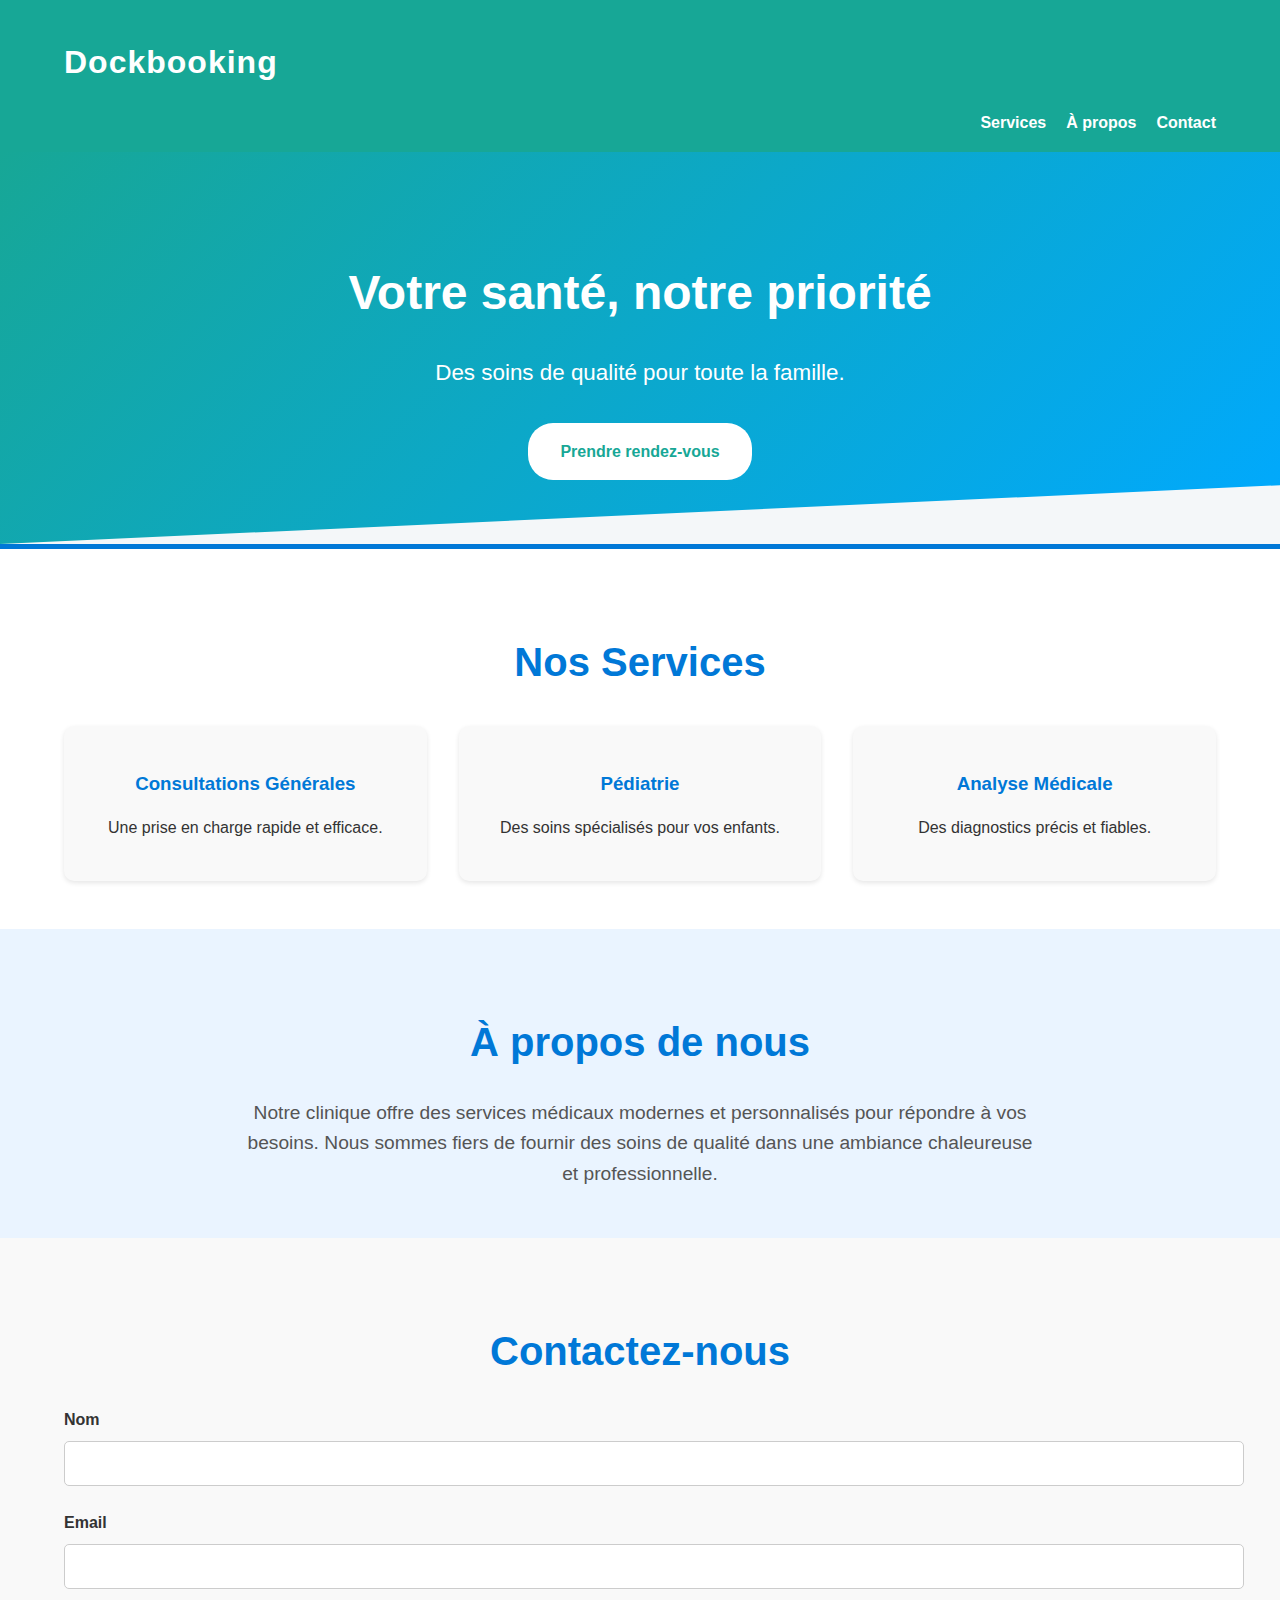
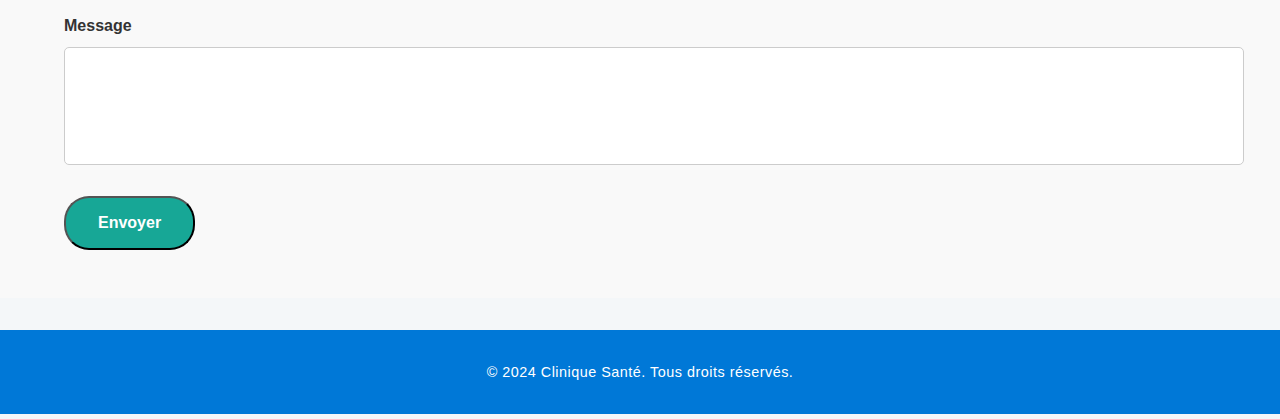
<file: acceuil.html>
<!DOCTYPE html>
<html lang="en">
<head>
    <meta charset="UTF-8">
    <meta name="viewport" content="width=device-width, initial-scale=1.0">
    <title>Accueil - Clinique Santé</title>
    <link href="acceil.css" rel="stylesheet">
</head>
<body>
    <header class="main-header">
        <div class="container">
            <h1 class="logo">Dockbooking</h1>
            <nav class="navbar">
                <ul>
                    <li><a href="#services">Services</a></li>
                    <li><a href="#about">À propos</a></li>
                    <li><a href="#contact">Contact</a></li>
                </ul>
            </nav>
        </div>
    </header>

    <section class="hero">
        <div class="container">
            <h2>Votre santé, notre priorité</h2>
            <p>Des soins de qualité pour toute la famille.</p>
            <a href="#contact" class="btn">Prendre rendez-vous</a>
        </div>
    </section>

    <section id="services" class="services">
        <div class="container">
            <h2>Nos Services</h2>
            <div class="services-grid">
                <div class="service-item">
                    <h3>Consultations Générales</h3>
                    <p>Une prise en charge rapide et efficace.</p>
                </div>
                <div class="service-item">
                    <h3>Pédiatrie</h3>
                    <p>Des soins spécialisés pour vos enfants.</p>
                </div>
                <div class="service-item">
                    <h3>Analyse Médicale</h3>
                    <p>Des diagnostics précis et fiables.</p>
                </div>
            </div>
        </div>
    </section>

    <section id="about" class="about">
        <div class="container">
            <h2>À propos de nous</h2>
            <p>Notre clinique offre des services médicaux modernes et personnalisés pour répondre à vos besoins. Nous sommes fiers de fournir des soins de qualité dans une ambiance chaleureuse et professionnelle.</p>
        </div>
    </section>

    <section id="contact" class="contact">
        <div class="container">
            <h2>Contactez-nous</h2>
            <form action="#" method="post">
                <div class="form-group">
                    <label for="name">Nom</label>
                    <input type="text" id="name" name="name" required>
                </div>
                <div class="form-group">
                    <label for="email">Email</label>
                    <input type="email" id="email" name="email" required>
                </div>
                <div class="form-group">
                    <label for="message">Message</label>
                    <textarea id="message" name="message" rows="5" required></textarea>
                </div>
                <button type="submit" class="btn">Envoyer</button>
            </form>
        </div>
    </section>

    <footer class="main-footer">
        <div class="container">
            <p>&copy; 2024 Clinique Santé. Tous droits réservés.</p>
        </div>
    </footer>
</body>
</html>
</file>
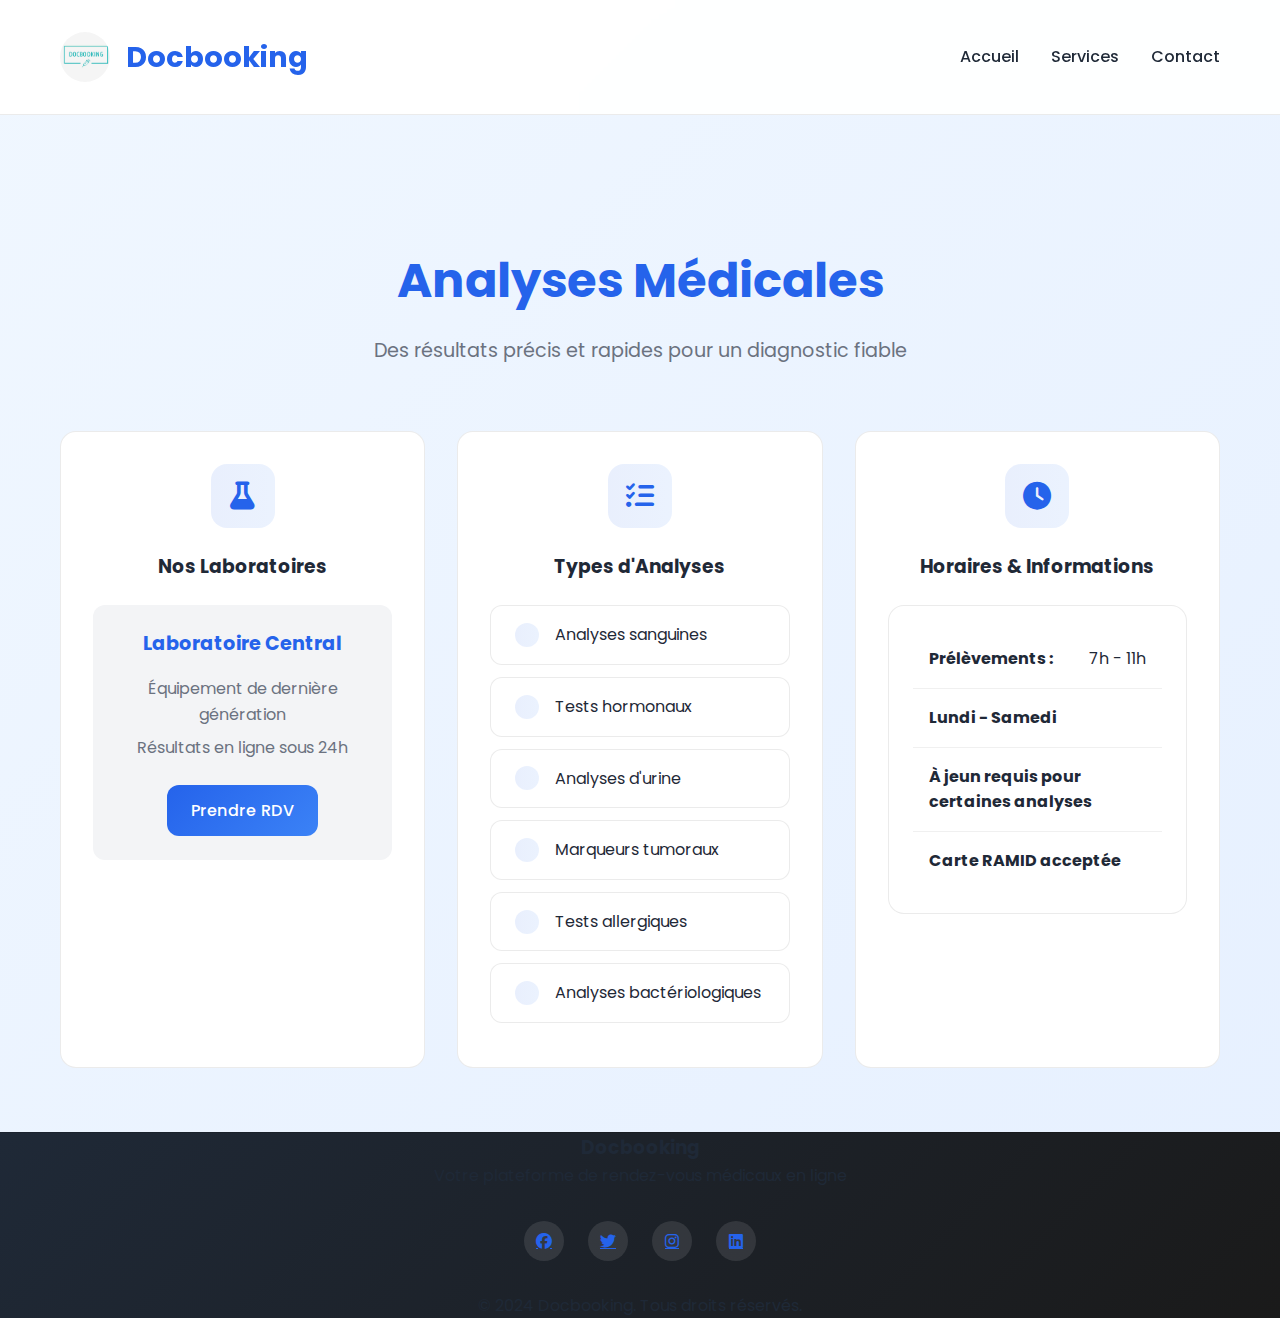
<file: analyses.html>
<!DOCTYPE html>
<html lang="fr">
<head>
    <meta charset="UTF-8">
    <meta name="viewport" content="width=device-width, initial-scale=1.0">
    <title>Analyses Médicales - Docbooking</title>
    <link href="https://fonts.googleapis.com/css2?family=Poppins:wght@300;400;500;600;700&display=swap" rel="stylesheet">
    <link rel="stylesheet" href="https://cdnjs.cloudflare.com/ajax/libs/font-awesome/6.5.1/css/all.min.css">
    <link rel="stylesheet" href="specialites.css">
</head>
<body>
    <header class="main-header">
        <div class="container">
            <div class="header-content">
                <div class="logo-container">
                    <img src="public/assets/dok.jpg" alt="logo" class="logo-img">
                    <a style="text-decoration: none; " href="./index.html" class="logo">Docbooking</a>
                </div>
                <nav class="navbar">
                    <ul>
                        <li><a href="index.html">Accueil</a></li>
                        <li><a href="#services">Services</a></li>
                        <li><a href="#contact">Contact</a></li>
                    </ul>
                </nav>
            </div>
        </div>
    </header>

    <main class="speciality-section">
        <div class="container">
            <div class="hero-section">
                <h1>Analyses Médicales</h1>
                <p>Des résultats précis et rapides pour un diagnostic fiable</p>
            </div>

            <div class="content-grid">
                <div class="info-card">
                    <div class="card-icon">
                        <i class="fas fa-flask"></i>
                    </div>
                    <h3>Nos Laboratoires</h3>
                    <div class="lab-info">
                        <div class="lab-item">
                            <h4>Laboratoire Central</h4>
                            <p>Équipement de dernière génération</p>
                            <p>Résultats en ligne sous 24h</p>
                            <a href="reservation.html" class="btn">Prendre RDV</a>
                        </div>
                    </div>
                </div>

                <div class="info-card">
                    <div class="card-icon">
                        <i class="fas fa-list-check"></i>
                    </div>
                    <h3>Types d'Analyses</h3>
                    <ul class="service-list">
                        <li>Analyses sanguines</li>
                        <li>Tests hormonaux</li>
                        <li>Analyses d'urine</li>
                        <li>Marqueurs tumoraux</li>
                        <li>Tests allergiques</li>
                        <li>Analyses bactériologiques</li>
                    </ul>
                </div>

                <div class="info-card">
                    <div class="card-icon">
                        <i class="fas fa-clock"></i>
                    </div>
                    <h3>Horaires & Informations</h3>
                    <div class="schedule-info">
                        <p><strong>Prélèvements :</strong> 7h - 11h</p>
                        <p><strong>Lundi - Samedi</strong></p>
                        <p><strong>À jeun requis pour certaines analyses</strong></p>
                        <p><strong>Carte RAMID acceptée</strong></p>
                    </div>
                </div>
            </div>
        </div>
    </main>

    <footer class="main-footer">
        <div class="container">
            <div class="footer-content">
                <div class="footer-info">
                    <h3>Docbooking</h3>
                    <p>Votre plateforme de rendez-vous médicaux en ligne</p>
                </div>
                <div class="footer-social">
                    <a href="#"><i class="fab fa-facebook"></i></a>
                    <a href="#"><i class="fab fa-twitter"></i></a>
                    <a href="#"><i class="fab fa-instagram"></i></a>
                    <a href="#"><i class="fab fa-linkedin"></i></a>
                </div>
                <p class="copyright">&copy; 2024 Docbooking. Tous droits réservés.</p>
            </div>
        </div>
    </footer>
</body>
</html>
</file>
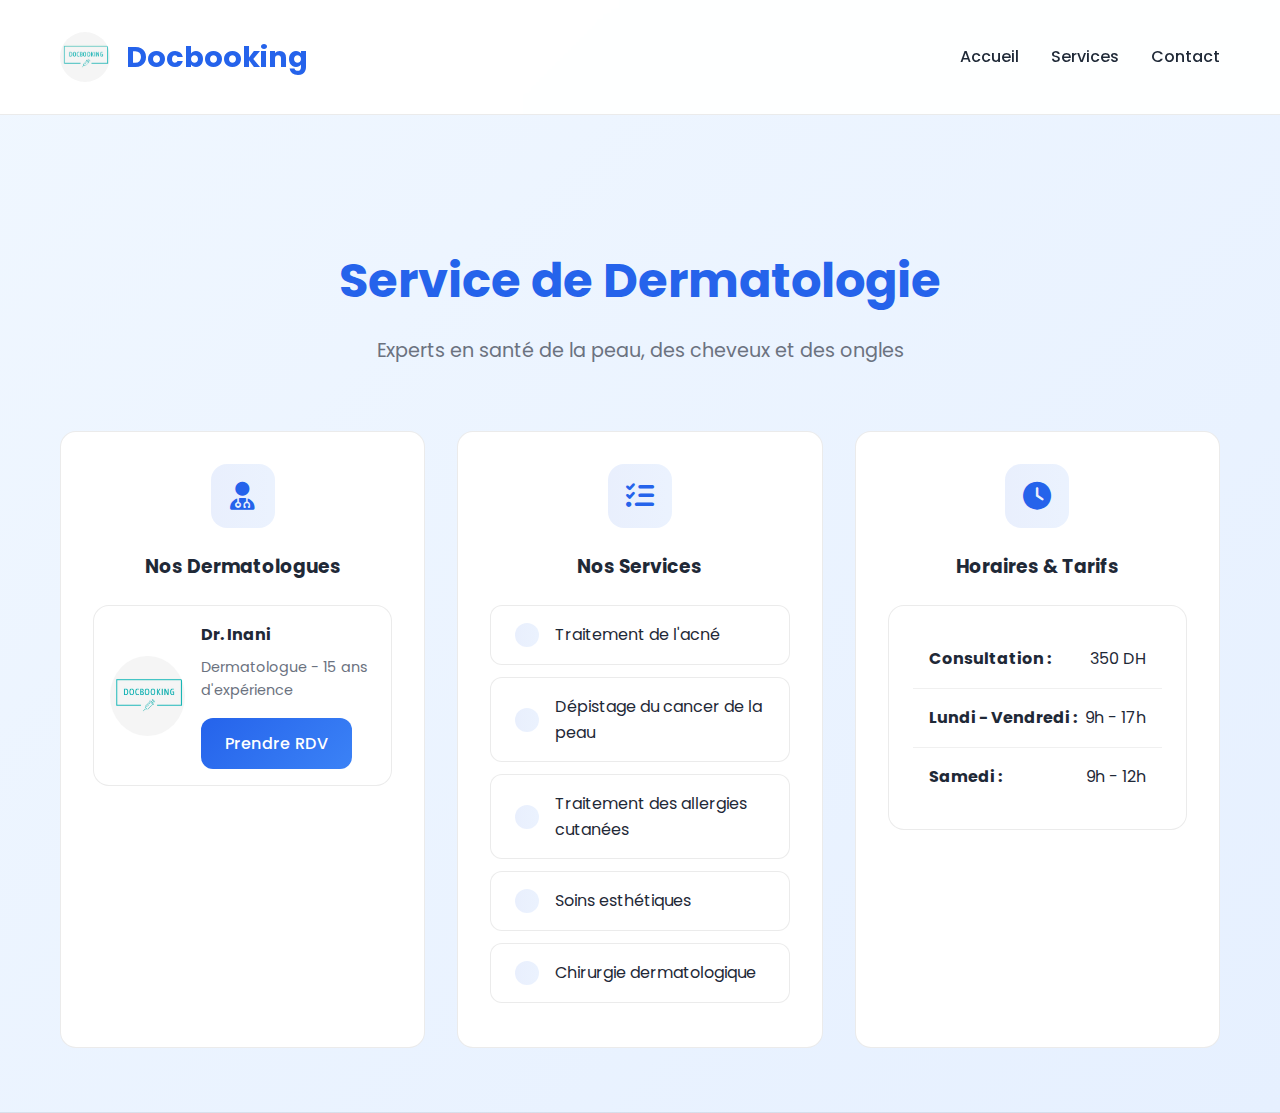
<file: dermatologie.html>
<!DOCTYPE html>
<html lang="fr">
<head>
    <meta charset="UTF-8">
    <meta name="viewport" content="width=device-width, initial-scale=1.0">
    <title>Dermatologie - Docbooking</title>
    <link href="https://fonts.googleapis.com/css2?family=Poppins:wght@300;400;500;600;700&display=swap" rel="stylesheet">
    <link rel="stylesheet" href="https://cdnjs.cloudflare.com/ajax/libs/font-awesome/6.5.1/css/all.min.css">
    <link rel="stylesheet" href="specialites.css">
</head>
<body>
    <header class="main-header">
        <div class="container">
            <div class="header-content">
                <div class="logo-container">
                    <img src="public/assets/dok.jpg" alt="logo" class="logo-img">
                    <a style="text-decoration: none; " href="./index.html" class="logo">Docbooking</a>
                </div>
                <nav class="navbar">
                    <ul>
                        <li><a href="index.html">Accueil</a></li>
                        <li><a href="#services">Services</a></li>
                        <li><a href="#contact">Contact</a></li>
                    </ul>
                </nav>
            </div>
        </div>
    </header>

    <main class="speciality-section">
        <div class="container">
            <div class="hero-section">
                <h1>Service de Dermatologie</h1>
                <p>Experts en santé de la peau, des cheveux et des ongles</p>
            </div>

            <div class="content-grid">
                <div class="info-card">
                    <div class="card-icon">
                        <i class="fas fa-user-md"></i>
                    </div>
                    <h3>Nos Dermatologues</h3>
                    <div class="doctor-list">
                        <div class="doctor-item">
                            <img src="public/assets/dok.jpg" alt="Dr. Inani">
                            <div class="doctor-info">
                                <h4>Dr. Inani</h4>
                                <p>Dermatologue - 15 ans d'expérience</p>
                                <a href="reservation.html" class="btn">Prendre RDV</a>
                            </div>
                        </div>
                        <!-- Ajoutez d'autres médecins ici -->
                    </div>
                </div>

                <div class="info-card">
                    <div class="card-icon">
                        <i class="fas fa-list-check"></i>
                    </div>
                    <h3>Nos Services</h3>
                    <ul class="service-list">
                        <li>Traitement de l'acné</li>
                        <li>Dépistage du cancer de la peau</li>
                        <li>Traitement des allergies cutanées</li>
                        <li>Soins esthétiques</li>
                        <li>Chirurgie dermatologique</li>
                    </ul>
                </div>

                <div class="info-card">
                    <div class="card-icon">
                        <i class="fas fa-clock"></i>
                    </div>
                    <h3>Horaires & Tarifs</h3>
                    <div class="schedule-info">
                        <p><strong>Consultation :</strong> 350 DH</p>
                        <p><strong>Lundi - Vendredi :</strong> 9h - 17h</p>
                        <p><strong>Samedi :</strong> 9h - 12h</p>
                    </div>
                </div>
            </div>
        </div>
    </main>

    <footer class="main-footer">
        <!-- Footer content similar to other pages -->
    </footer>
</body>
</html>
</file>
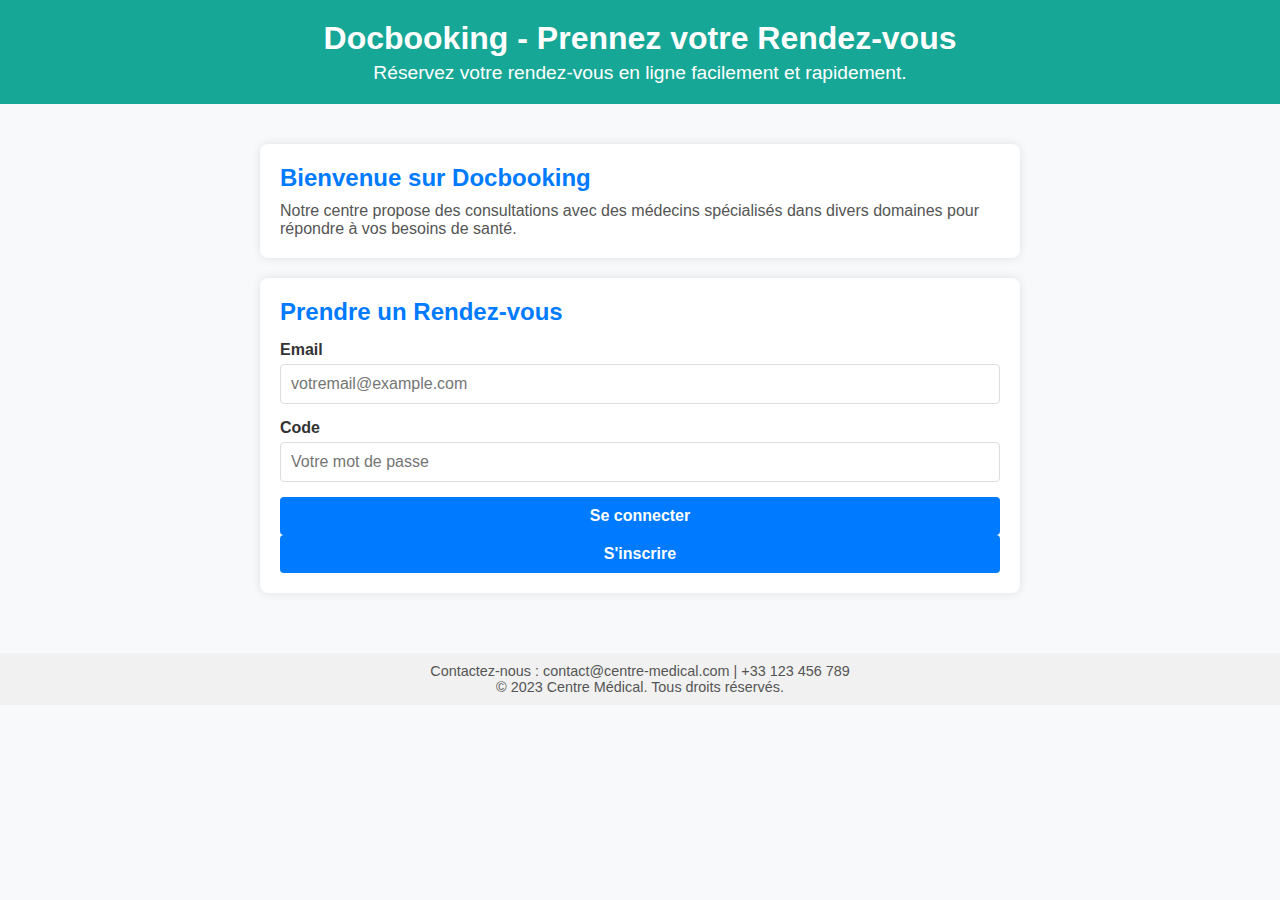
<file: docbooking.html>
<!DOCTYPE html>
<html lang="fr">
<head>
    <meta charset="UTF-8">
    <meta name="viewport" content="width=device-width, initial-scale=1.0">
    <title>Prise de Rendez-vous Médicale</title>
    <link rel="stylesheet" href="docbooking.css">
</head>
<body>

    <header>
        <div class="header-content">
            <h1>Docbooking - Prennez votre Rendez-vous</h1>
            <p>Réservez votre rendez-vous en ligne facilement et rapidement.</p>
        </div>
        
    </header>

    <!-- Section principale avec formulaire -->
    <main>
        <section class="info-section">
            <h2>Bienvenue sur Docbooking</h2>
            <p>Notre centre propose des consultations avec des médecins spécialisés dans divers domaines pour répondre à vos besoins de santé.</p>
        </section>

        <section class="form-section">
            <h2>Prendre un Rendez-vous</h2>
            <div id="appointment-form">
                
                <div class="form-group">
                    <label for="email">Email</label>
                    <input type="email" id="email" name="email" placeholder="votremail@example.com" >
                </div>

                <div class="form-group">
                    <label for="Mot de passe">Code</label>
                    <input type="code"  placeholder="Votre mot de passe" >
                </div>


                

               
<a href="./home.html">
     <button >Se connecter</button>
</a>
              

               <a href="./interfaceInscrition.html">
               <button >S'inscrire</button>
            </a>
</div>
        </section>
    </main>

    <!-- Pied de page -->
    <footer>
        <p>Contactez-nous : contact@centre-medical.com | +33 123 456 789</p>
        <p>&copy; 2023 Centre Médical. Tous droits réservés.</p>
    </footer>

</body>
</html>
</file>
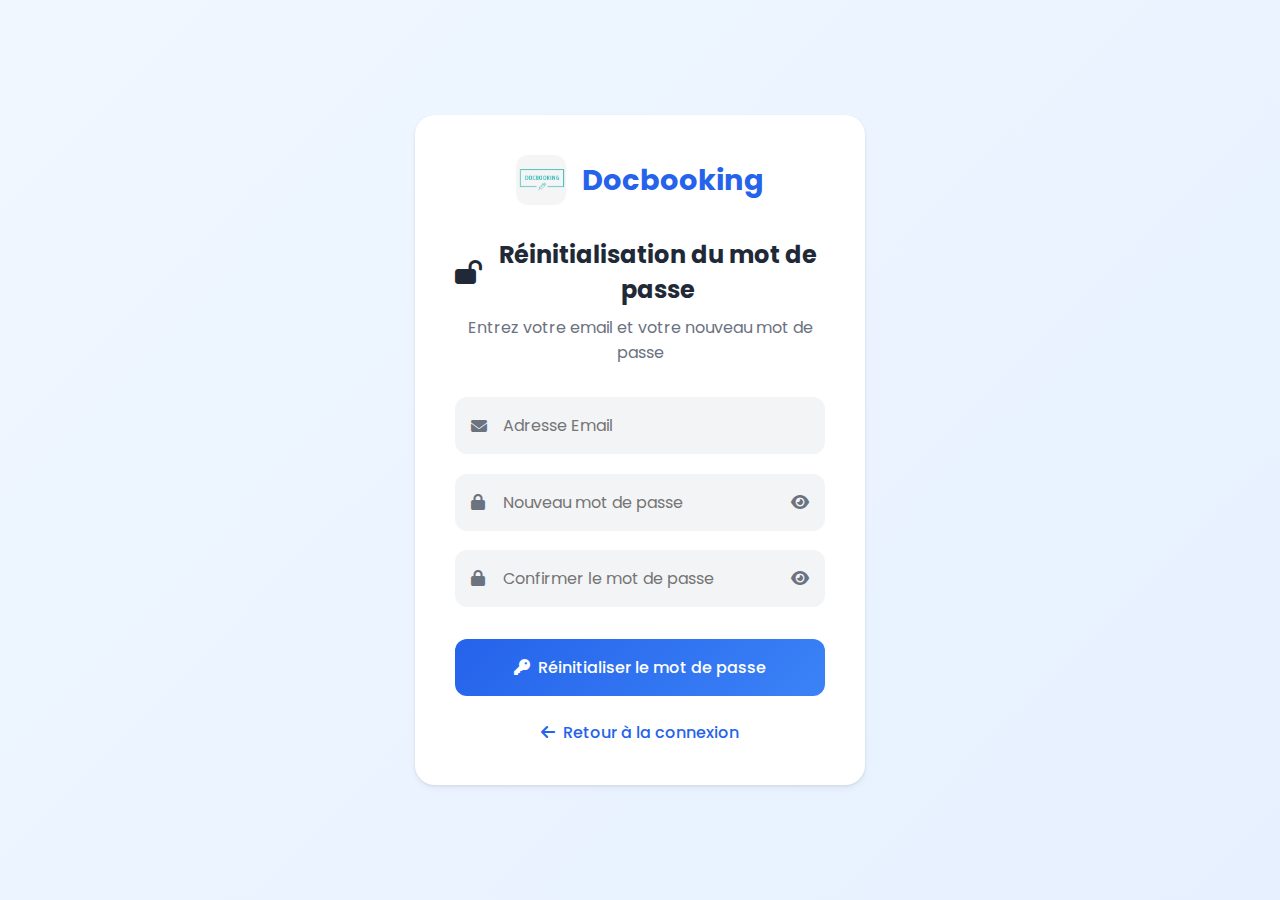
<file: mdpoublie.html>
<!DOCTYPE html>
<html lang="fr">
<head>
    <meta charset="UTF-8">
    <meta name="viewport" content="width=device-width, initial-scale=1.0">
    <title>Mot de passe oublié - Docbooking</title>
    <link href="https://fonts.googleapis.com/css2?family=Poppins:wght@300;400;500;600;700&display=swap" rel="stylesheet">
    <link rel="stylesheet" href="https://cdnjs.cloudflare.com/ajax/libs/font-awesome/6.5.1/css/all.min.css">
    <link rel="stylesheet" href="mdpoublie.css">
</head>
<body>
    <div class="container">
        <div class="reset-card">
            <div class="logo-container">
                <img src="public/assets/dok.jpg" alt="logo" class="logo-img">
                <h1>Docbooking</h1>
            </div>
            
            <div class="form-container">
                <h2><i class="fas fa-lock-open"></i> Réinitialisation du mot de passe</h2>
                <p class="description">Entrez votre email et votre nouveau mot de passe</p>

                <form class="reset-form">
                    <div class="input-group">
                        <div class="input-field">
                            <i class="fas fa-envelope"></i>
                            <input type="email" placeholder="Adresse Email" required>
                        </div>

                        <div class="input-field">
                            <i class="fas fa-lock"></i>
                            <input type="password" placeholder="Nouveau mot de passe" required>
                            <i class="fas fa-eye toggle-password"></i>
                        </div>

                        <div class="input-field">
                            <i class="fas fa-lock"></i>
                            <input type="password" placeholder="Confirmer le mot de passe" required>
                            <i class="fas fa-eye toggle-password"></i>
                        </div>
                    </div>

                    <button type="submit" class="reset-btn">
                        <i class="fas fa-key"></i> Réinitialiser le mot de passe
                    </button>

                    <a href="connexion.html" class="back-link">
                        <i class="fas fa-arrow-left"></i> Retour à la connexion
                    </a>
                </form>
            </div>
        </div>
    </div>

    <script>
        // Toggle Password Visibility
        document.querySelectorAll('.toggle-password').forEach(icon => {
            icon.addEventListener('click', function() {
                const input = this.previousElementSibling;
                const type = input.getAttribute('type') === 'password' ? 'text' : 'password';
                input.setAttribute('type', type);
                this.classList.toggle('fa-eye');
                this.classList.toggle('fa-eye-slash');
            });
        });
    </script>
</body>
</html>
</file>
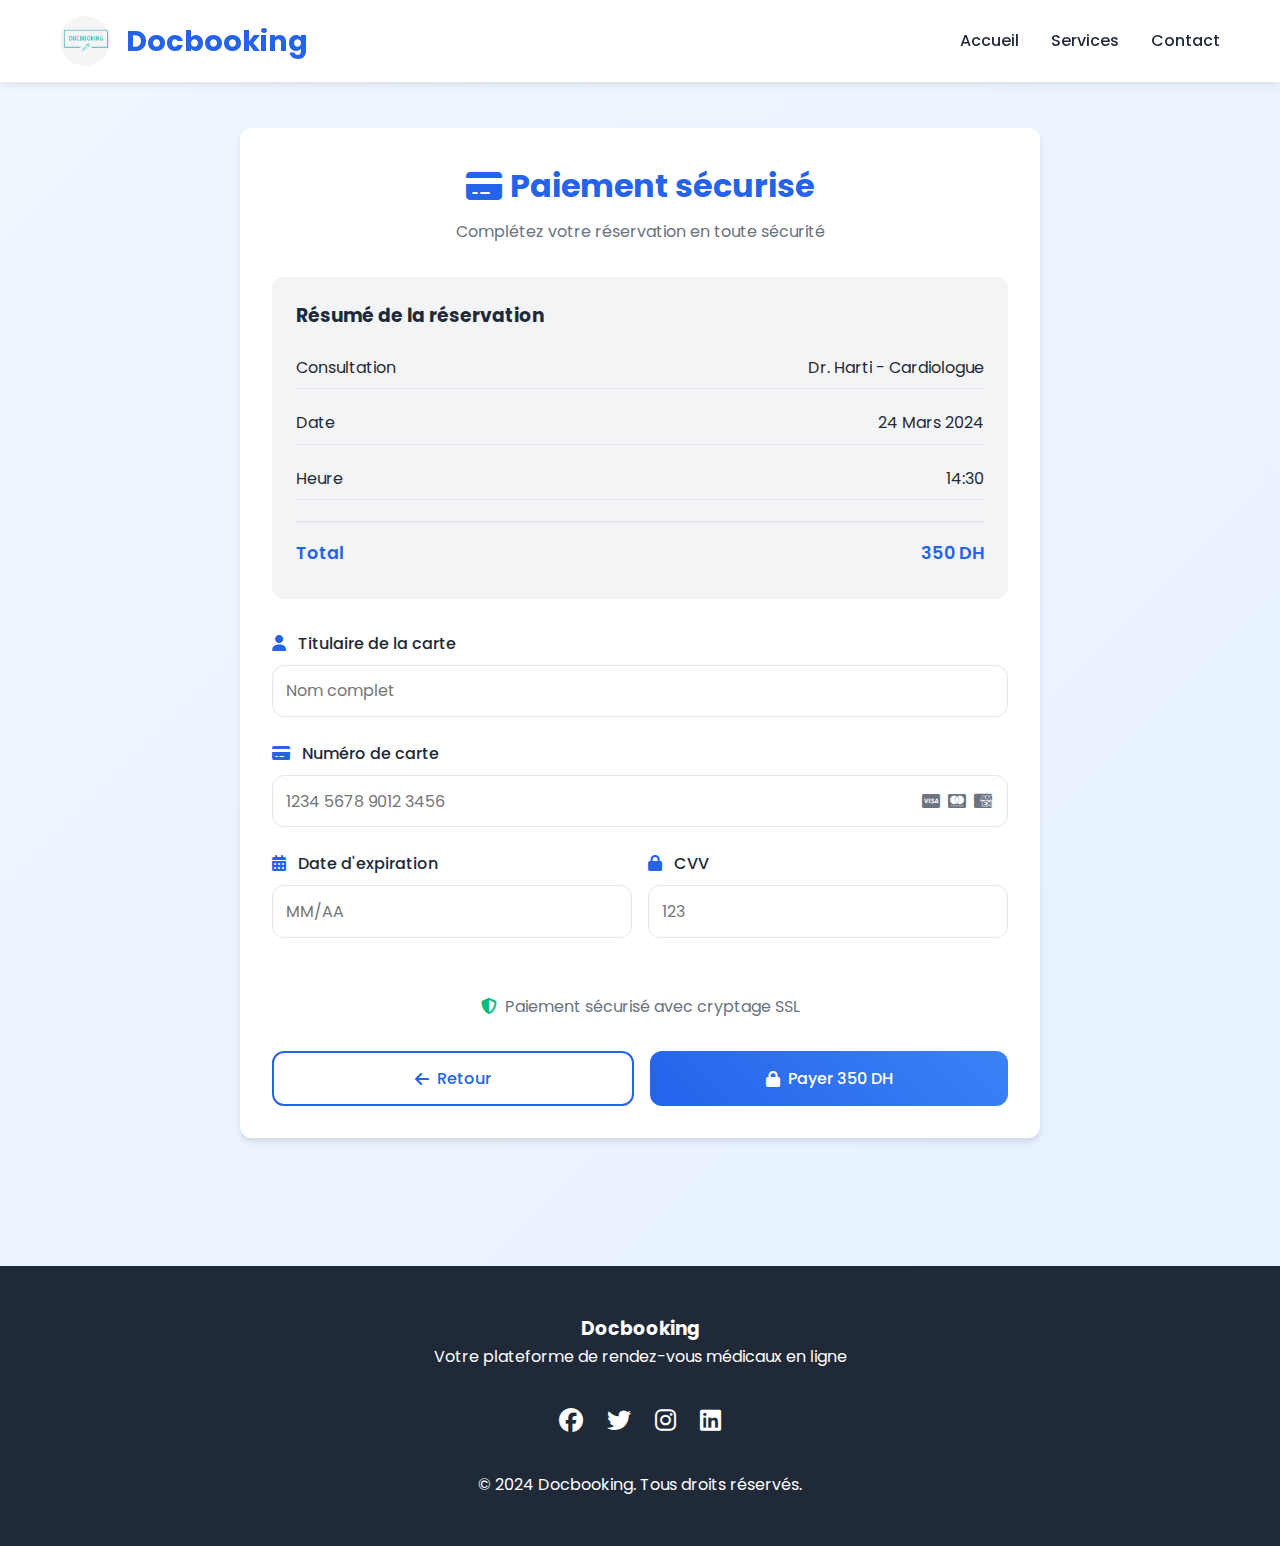
<file: paeiment.html>
<!DOCTYPE html>
<html lang="fr">
<head>
    <meta charset="UTF-8">
    <meta name="viewport" content="width=device-width, initial-scale=1.0">
    <title>Paiement - Docbooking</title>
    <link href="https://fonts.googleapis.com/css2?family=Poppins:wght@300;400;500;600;700&display=swap" rel="stylesheet">
    <link rel="stylesheet" href="https://cdnjs.cloudflare.com/ajax/libs/font-awesome/6.5.1/css/all.min.css">
    <link rel="stylesheet" href="paeiment.css">
</head>
<body>
    <header class="main-header">
        <div class="container">
            <div class="header-content">
                <div class="logo-container">
                    <img src="public/assets/dok.jpg" alt="logo" class="logo-img">
                    <h1 class="logo">Docbooking</h1>
                </div>
                <nav class="navbar">
                    <ul>
                        <li><a href="index.html">Accueil</a></li>
                        <li><a href="#services">Services</a></li>
                        <li><a href="#contact">Contact</a></li>
                    </ul>
                </nav>
            </div>
        </div>
    </header>

    <main class="payment-section">
        <div class="container">
            <div class="payment-card">
                <div class="card-header">
                    <h2><i class="fas fa-credit-card"></i> Paiement sécurisé</h2>
                    <p>Complétez votre réservation en toute sécurité</p>
                </div>

                <div class="payment-summary">
                    <h3>Résumé de la réservation</h3>
                    <div class="summary-details">
                        <div class="summary-item">
                            <span>Consultation</span>
                            <span>Dr. Harti - Cardiologue</span>
                        </div>
                        <div class="summary-item">
                            <span>Date</span>
                            <span>24 Mars 2024</span>
                        </div>
                        <div class="summary-item">
                            <span>Heure</span>
                            <span>14:30</span>
                        </div>
                        <div class="summary-item total">
                            <span>Total</span>
                            <span>350 DH</span>
                        </div>
                    </div>
                </div>

                <form id="payment-form" class="payment-form">
                    <div class="form-group">
                        <label for="cardholder-name">
                            <i class="fas fa-user"></i> Titulaire de la carte
                        </label>
                        <input type="text" id="cardholder-name" placeholder="Nom complet" required>
                    </div>

                    <div class="form-group card-number-group">
                        <label for="card-number">
                            <i class="fas fa-credit-card"></i> Numéro de carte
                        </label>
                        <div class="card-input-wrapper">
                            <input type="text" id="card-number" placeholder="1234 5678 9012 3456" maxlength="19" required>
                            <div class="card-icons">
                                <i class="fab fa-cc-visa"></i>
                                <i class="fab fa-cc-mastercard"></i>
                                <i class="fab fa-cc-amex"></i>
                            </div>
                        </div>
                    </div>

                    <div class="form-row">
                        <div class="form-group">
                            <label for="expiry-date">
                                <i class="fas fa-calendar-alt"></i> Date d'expiration
                            </label>
                            <input type="text" id="expiry-date" placeholder="MM/AA" maxlength="5" required>
                        </div>

                        <div class="form-group">
                            <label for="cvv">
                                <i class="fas fa-lock"></i> CVV
                            </label>
                            <input type="text" id="cvv" placeholder="123" maxlength="3" required>
                        </div>
                    </div>

                    <div class="secure-payment">
                        <i class="fas fa-shield-alt"></i>
                        <p>Paiement sécurisé avec cryptage SSL</p>
                    </div>

                    <div class="form-actions">
                        <a href="index.html" class="btn secondary-btn">
                            <i class="fas fa-arrow-left"></i> Retour
                        </a>
                        <a href="reçus.html" class="btn primary-btn">
                            <i class="fas fa-lock"></i> Payer 350 DH
                        </a>
                    </div>
                </form>
            </div>
        </div>
    </main>

    <footer class="main-footer">
        <div class="container">
            <div class="footer-content">
                <div class="footer-info">
                    <h3>Docbooking</h3>
                    <p>Votre plateforme de rendez-vous médicaux en ligne</p>
                </div>
                <div class="footer-social">
                    <a href="#"><i class="fab fa-facebook"></i></a>
                    <a href="#"><i class="fab fa-twitter"></i></a>
                    <a href="#"><i class="fab fa-instagram"></i></a>
                    <a href="#"><i class="fab fa-linkedin"></i></a>
                </div>
                <p class="copyright">&copy; 2024 Docbooking. Tous droits réservés.</p>
            </div>
        </div>
    </footer>

    <script>
        // Formatage automatique du numéro de carte
        document.getElementById('card-number').addEventListener('input', function(e) {
            let value = e.target.value.replace(/\s/g, '').replace(/[^0-9]/gi, '');
            let formattedValue = value.replace(/(.{4})/g, '$1 ').trim();
            e.target.value = formattedValue;
        });

        // Formatage de la date d'expiration
        document.getElementById('expiry-date').addEventListener('input', function(e) {
            let value = e.target.value.replace(/\s/g, '').replace(/[^0-9]/gi, '');
            if (value.length >= 2) {
                value = value.slice(0,2) + '/' + value.slice(2);
            }
            e.target.value = value;
        });
    </script>
</body>
</html>
</file>
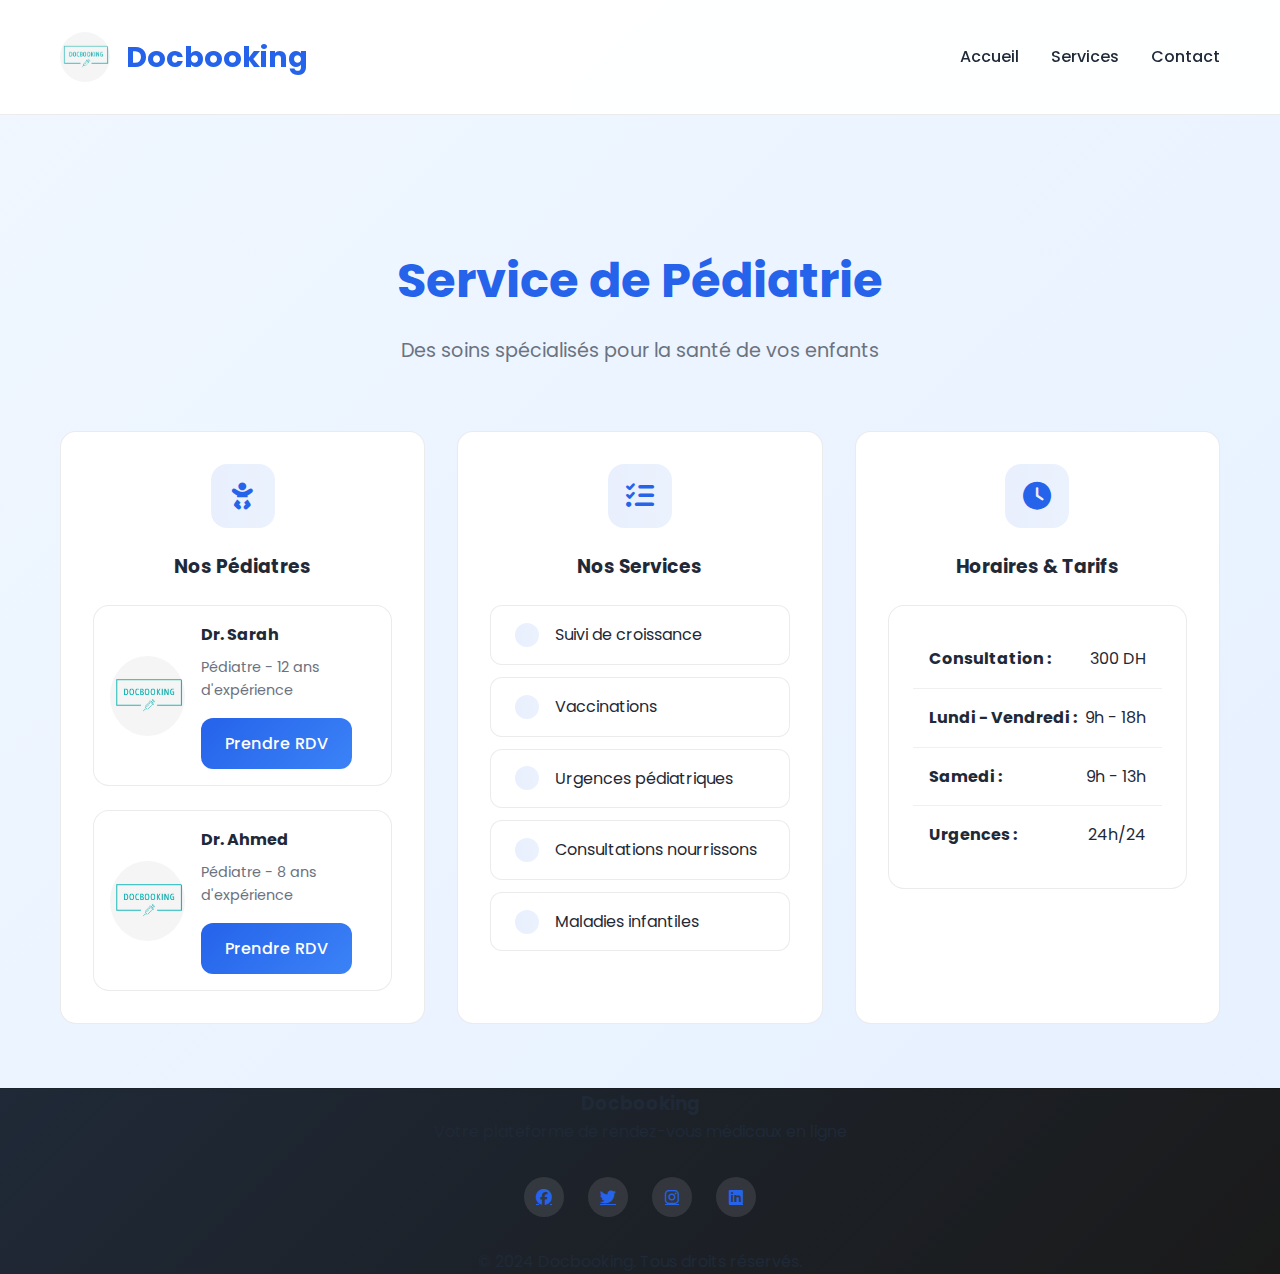
<file: pediatrie.html>
<!DOCTYPE html>
<html lang="fr">
<head>
    <meta charset="UTF-8">
    <meta name="viewport" content="width=device-width, initial-scale=1.0">
    <title>Pédiatrie - Docbooking</title>
    <link href="https://fonts.googleapis.com/css2?family=Poppins:wght@300;400;500;600;700&display=swap" rel="stylesheet">
    <link rel="stylesheet" href="https://cdnjs.cloudflare.com/ajax/libs/font-awesome/6.5.1/css/all.min.css">
    <link rel="stylesheet" href="specialites.css">
</head>
<body>
    <header class="main-header">
        <div class="container">
            <div class="header-content">
                <div class="logo-container">
                    <img src="public/assets/dok.jpg" alt="logo" class="logo-img">
                    <a style="text-decoration: none; " href="./index.html" class="logo">Docbooking</a>
                </div>
                <nav class="navbar">
                    <ul>
                        <li><a href="index.html">Accueil</a></li>
                        <li><a href="#services">Services</a></li>
                        <li><a href="#contact">Contact</a></li>
                    </ul>
                </nav>
            </div>
        </div>
    </header>

    <main class="speciality-section">
        <div class="container">
            <div class="hero-section">
                <h1>Service de Pédiatrie</h1>
                <p>Des soins spécialisés pour la santé de vos enfants</p>
            </div>

            <div class="content-grid">
                <div class="info-card">
                    <div class="card-icon">
                        <i class="fas fa-baby"></i>
                    </div>
                    <h3>Nos Pédiatres</h3>
                    <div class="doctor-list">
                        <div class="doctor-item">
                            <img src="public/assets/dok.jpg" alt="Dr. Sarah">
                            <div class="doctor-info">
                                <h4>Dr. Sarah</h4>
                                <p>Pédiatre - 12 ans d'expérience</p>
                                <a href="reservation.html" class="btn">Prendre RDV</a>
                            </div>
                        </div>
                        <div class="doctor-item">
                            <img src="public/assets/dok.jpg" alt="Dr. Ahmed">
                            <div class="doctor-info">
                                <h4>Dr. Ahmed</h4>
                                <p>Pédiatre - 8 ans d'expérience</p>
                                <a href="reservation.html" class="btn">Prendre RDV</a>
                            </div>
                        </div>
                    </div>
                </div>

                <div class="info-card">
                    <div class="card-icon">
                        <i class="fas fa-list-check"></i>
                    </div>
                    <h3>Nos Services</h3>
                    <ul class="service-list">
                        <li>Suivi de croissance</li>
                        <li>Vaccinations</li>
                        <li>Urgences pédiatriques</li>
                        <li>Consultations nourrissons</li>
                        <li>Maladies infantiles</li>
                    </ul>
                </div>

                <div class="info-card">
                    <div class="card-icon">
                        <i class="fas fa-clock"></i>
                    </div>
                    <h3>Horaires & Tarifs</h3>
                    <div class="schedule-info">
                        <p><strong>Consultation :</strong> 300 DH</p>
                        <p><strong>Lundi - Vendredi :</strong> 9h - 18h</p>
                        <p><strong>Samedi :</strong> 9h - 13h</p>
                        <p><strong>Urgences :</strong> 24h/24</p>
                    </div>
                </div>
            </div>
        </div>
    </main>

    <footer class="main-footer">
        <div class="container">
            <div class="footer-content">
                <div class="footer-info">
                    <h3>Docbooking</h3>
                    <p>Votre plateforme de rendez-vous médicaux en ligne</p>
                </div>
                <div class="footer-social">
                    <a href="#"><i class="fab fa-facebook"></i></a>
                    <a href="#"><i class="fab fa-twitter"></i></a>
                    <a href="#"><i class="fab fa-instagram"></i></a>
                    <a href="#"><i class="fab fa-linkedin"></i></a>
                </div>
                <p class="copyright">&copy; 2024 Docbooking. Tous droits réservés.</p>
            </div>
        </div>
    </footer>
</body>
</html>
</file>
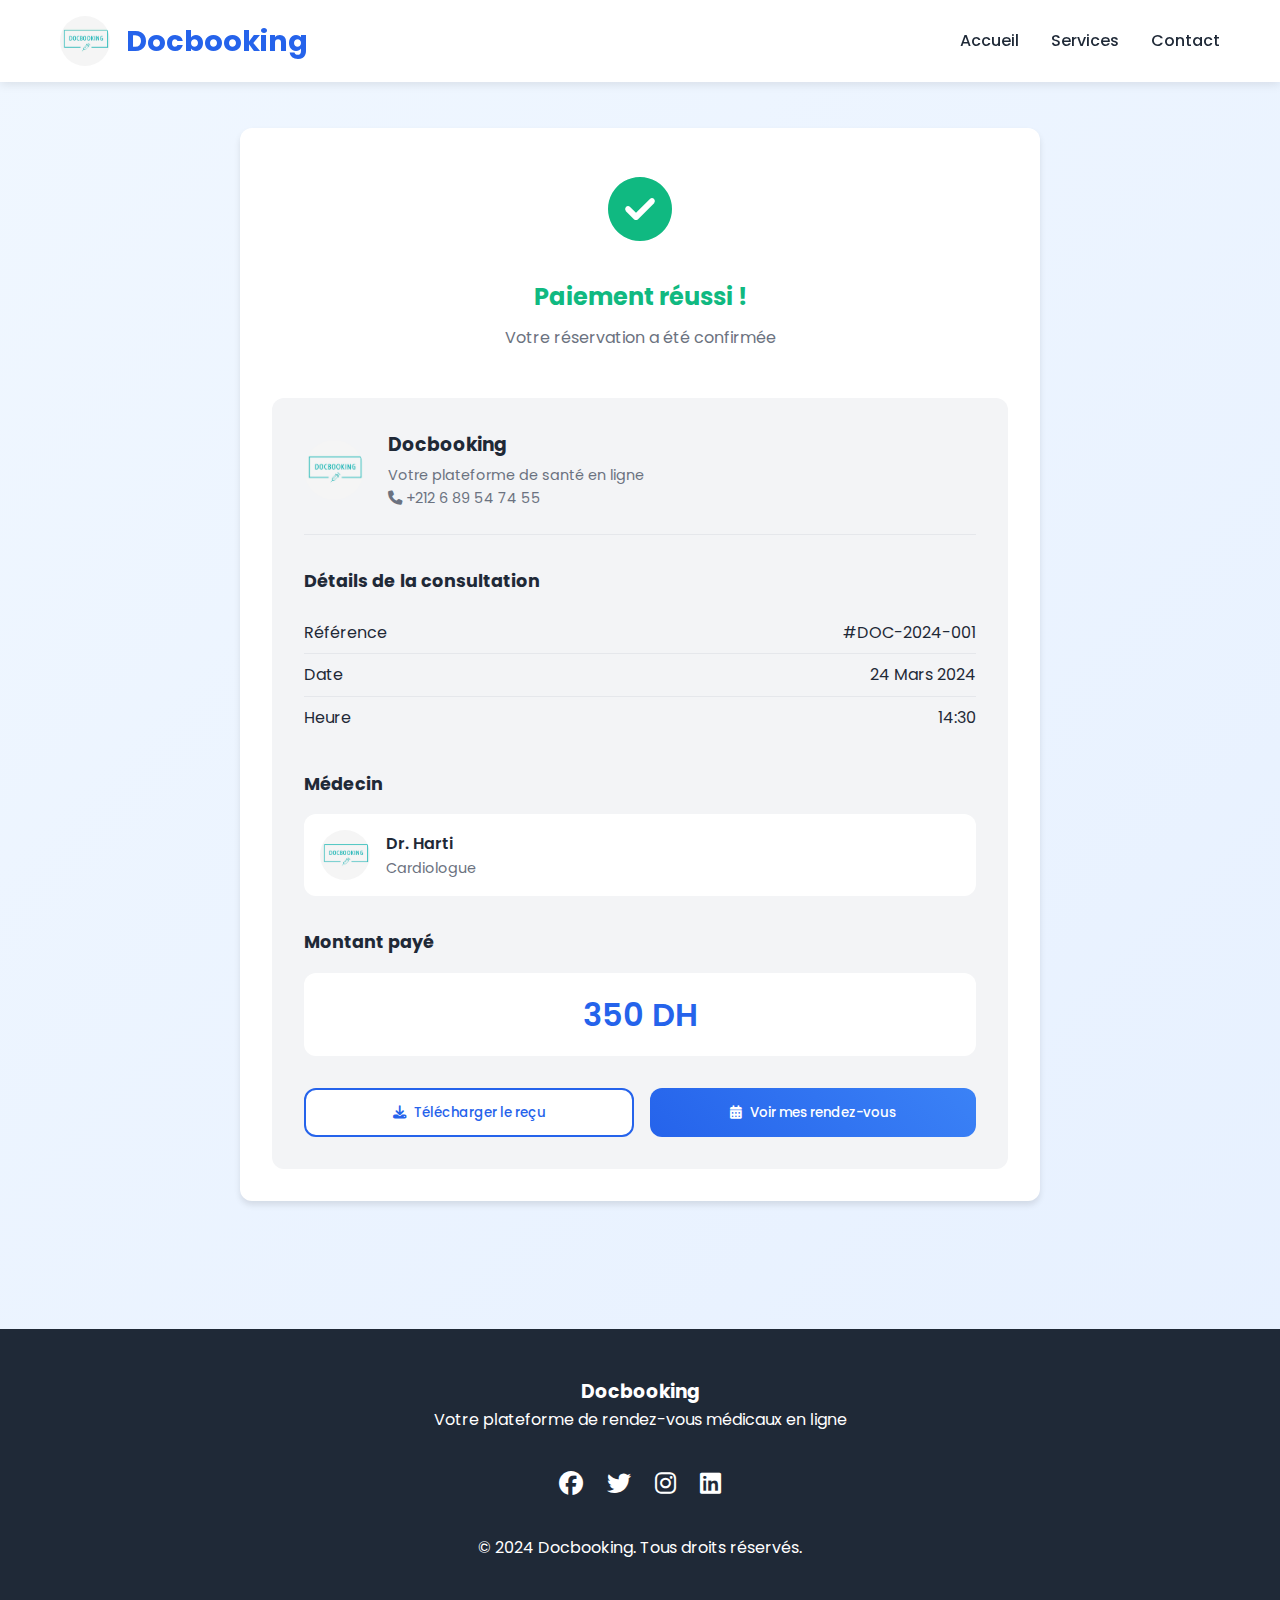
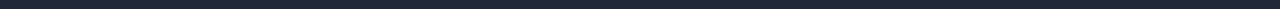
<file: reçus.html>
<!DOCTYPE html>
<html lang="fr">
<head>
    <meta charset="UTF-8">
    <meta name="viewport" content="width=device-width, initial-scale=1.0">
    <title>Reçu - Docbooking</title>
    <link href="https://fonts.googleapis.com/css2?family=Poppins:wght@300;400;500;600;700&display=swap" rel="stylesheet">
    <link rel="stylesheet" href="https://cdnjs.cloudflare.com/ajax/libs/font-awesome/6.5.1/css/all.min.css">
    <link rel="stylesheet" href="reçus.css">
</head>
<body>
    <header class="main-header">
        <div class="container">
            <div class="header-content">
                <div class="logo-container">
                    <img src="public/assets/dok.jpg" alt="logo" class="logo-img">
                    <h1 class="logo">Docbooking</h1>
                </div>
                <nav class="navbar">
                    <ul>
                        <li><a href="index.html">Accueil</a></li>
                        <li><a href="#services">Services</a></li>
                        <li><a href="#contact">Contact</a></li>
                    </ul>
                </nav>
            </div>
        </div>
    </header>

    <main class="receipt-section">
        <div class="container">
            <div class="receipt-card">
                <div class="receipt-header">
                    <div class="success-animation">
                        <i class="fas fa-check-circle"></i>
                    </div>
                    <h2>Paiement réussi !</h2>
                    <p>Votre réservation a été confirmée</p>
                </div>

                <div class="receipt-details">
                    <div class="receipt-logo">
                        <img src="public/assets/dok.jpg" alt="Docbooking Logo">
                        <div class="company-info">
                            <h3>Docbooking</h3>
                            <p>Votre plateforme de santé en ligne</p>
                            <p><i class="fas fa-phone"></i> +212 6 89 54 74 55</p>
                        </div>
                    </div>

                    <div class="receipt-info">
                        <div class="info-group">
                            <h4>Détails de la consultation</h4>
                            <div class="info-row">
                                <span>Référence</span>
                                <span>#DOC-2024-001</span>
                            </div>
                            <div class="info-row">
                                <span>Date</span>
                                <span>24 Mars 2024</span>
                            </div>
                            <div class="info-row">
                                <span>Heure</span>
                                <span>14:30</span>
                            </div>
                        </div>

                        <div class="info-group">
                            <h4>Médecin</h4>
                            <div class="doctor-info">
                                <img src="public/assets/dok.jpg" alt="Doctor" class="doctor-img">
                                <div>
                                    <p class="doctor-name">Dr. Harti</p>
                                    <p class="doctor-speciality">Cardiologue</p>
                                </div>
                            </div>
                        </div>

                        <div class="info-group">
                            <h4>Montant payé</h4>
                            <div class="price-tag">
                                350 DH
                            </div>
                        </div>
                    </div>

                    <div class="receipt-actions">
                        <button class="btn secondary-btn" onclick="window.location.href='index.html'">
                            <i class="fas fa-download"></i> Télécharger le reçu
                        </button>
                        <button class="btn primary-btn" onclick="window.location.href='index.html'">
                            <i class="fas fa-calendar-alt"></i> Voir mes rendez-vous
                        </button>
                    </div>
                </div>
            </div>
        </div>
    </main>

    <footer class="main-footer">
        <div class="container">
            <div class="footer-content">
                <div class="footer-info">
                    <h3>Docbooking</h3>
                    <p>Votre plateforme de rendez-vous médicaux en ligne</p>
                </div>
                <div class="footer-social">
                    <a href="#"><i class="fab fa-facebook"></i></a>
                    <a href="#"><i class="fab fa-twitter"></i></a>
                    <a href="#"><i class="fab fa-instagram"></i></a>
                    <a href="#"><i class="fab fa-linkedin"></i></a>
                </div>
                <p class="copyright">&copy; 2024 Docbooking. Tous droits réservés.</p>
            </div>
        </div>
    </footer>
</body>
</html>
</file>
<file: acceil.css>
/* Styles généraux */
body {
    font-family: 'Roboto', sans-serif;
    margin: 0;
    padding: 0;
    line-height: 1.6;
    color: #333;
    background-color: #f4f7f9;
}

.container {
    width: 90%;
    max-width: 1200px;
    margin: 0 auto;
}

/* Header */
.main-header {
    background-color: #17a796;
    color: white;
    padding: 1rem 0;
    box-shadow: 0 2px 5px rgba(0, 0, 0, 0.1);
}

.main-header .logo {
    font-size: 2rem;
    font-weight: bold;
    letter-spacing: 1px;
}

.navbar ul {
    list-style: none;
    padding: 0;
    display: flex;
    justify-content: flex-end;
    margin: 0;
}

.navbar ul li {
    margin-left: 20px;
}

.navbar ul li a {
    color: white;
    text-decoration: none;
    font-weight: bold;
    transition: color 0.3s;
}

.navbar ul li a:hover {
    color: #cce7ff;
}

/* Section Hero */
.hero {
    background: linear-gradient(135deg, #17a796, #00a9ff);
    color: white;
    text-align: center;
    padding: 4rem 0;
    clip-path: polygon(0 0, 100% 0, 100% 85%, 0 100%);
}

.hero h2 {
    font-size: 3rem;
    margin-bottom: 1rem;
    font-weight: 700;
}

.hero p {
    font-size: 1.4rem;
    margin-bottom: 2rem;
}

.hero .btn {
    display: inline-block;
    padding: 1rem 2rem;
    background-color: white;
    color: #17a796;
    text-decoration: none;
    border-radius: 25px;
    font-size: 1rem;
    font-weight: bold;
    transition: background-color 0.3s, color 0.3s;
}

.hero .btn:hover {
    background-color: #005bb5;
    color: white;
}

/* Section Services */
.services {
    padding: 3rem 0;
    background-color: #ffffff;
    border-top: 5px solid #0078d7;
}

.services h2 {
    text-align: center;
    margin-bottom: 2rem;
    font-size: 2.5rem;
    color: #0078d7;
}

.services-grid {
    display: grid;
    grid-template-columns: repeat(auto-fit, minmax(300px, 1fr));
    gap: 2rem;
}

.service-item {
    background-color: #f9f9f9;
    padding: 1.5rem;
    text-align: center;
    border-radius: 10px;
    box-shadow: 0 2px 5px rgba(0, 0, 0, 0.1);
    transition: transform 0.3s;
}

.service-item:hover {
    transform: translateY(-5px);
}

.service-item h3 {
    margin-bottom: 1rem;
    color: #0078d7;
}

/* Section About */
.about {
    padding: 3rem 0;
    background-color: #eaf4ff;
    text-align: center;
}

.about h2 {
    text-align: center;
    margin-bottom: 1.5rem;
    font-size: 2.5rem;
    color: #0078d7;
}

.about p {
    text-align: center;
    max-width: 800px;
    margin: 0 auto;
    font-size: 1.2rem;
    color: #555;
}

/* Section Contact */
.contact {
    padding: 3rem 0;
    background-color: #f9f9f9;
}

.contact h2 {
    text-align: center;
    margin-bottom: 1.5rem;
    font-size: 2.5rem;
    color: #0078d7;
}

.form-group {
    margin-bottom: 1.5rem;
}

.form-group label {
    display: block;
    margin-bottom: 0.5rem;
    font-weight: bold;
    color: #333;
}

.form-group input,
.form-group textarea {
    width: 100%;
    padding: 0.8rem;
    border: 1px solid #ccc;
    border-radius: 5px;
    font-size: 1rem;
    background-color: #ffffff;
    transition: border-color 0.3s;
}

.form-group input:focus,
.form-group textarea:focus {
    border-color: #0078d7;
    outline: none;
}

.form-group textarea {
    resize: none;
}

.btn {
    display: inline-block;
    padding: 1rem 2rem;
    background-color: #17a796;
    color: white;
    text-decoration: none;
    border-radius: 25px;
    font-size: 1rem;
    font-weight: bold;
    transition: background-color 0.3s;
    text-align: center;
}

.btn:hover {
    background-color: #005bb5;
}

/* Footer */
.main-footer {
    background-color: #0078d7;
    color: white;
    text-align: center;
    padding: 1rem 0;
    margin-top: 2rem;
    font-size: 0.9rem;
    letter-spacing: 0.5px;
}
</file>
<file: specialites.css>
:root {
    --primary-color: #2563eb;
    --secondary-color: #3b82f6;
    --gradient: linear-gradient(45deg, #2563eb, #3b82f6);
    --text-color: #1f2937;
    --light-text: #6b7280;
    --background: #ffffff;
    --light-bg: #f3f4f6;
    --border-radius: 12px;
    --transition: all 0.3s ease;
    --shadow-sm: 0 1px 2px rgba(0, 0, 0, 0.04);
    --shadow-md: 0 4px 6px rgba(0, 0, 0, 0.04), 0 1px 3px rgba(0, 0, 0, 0.08);
    --shadow-lg: 0 10px 15px -3px rgba(0, 0, 0, 0.04), 0 4px 6px -2px rgba(0, 0, 0, 0.02);
    --gradient-subtle: linear-gradient(to right, rgba(37, 99, 235, 0.1), rgba(59, 130, 246, 0.1));
}

* {
    margin: 0;
    padding: 0;
    box-sizing: border-box;
    font-family: 'Poppins', sans-serif;
}

body {
    color: var(--text-color);
    line-height: 1.6;
    background: linear-gradient(135deg, #f0f7ff 0%, #e6f0ff 100%);
    min-height: 100vh;
}

.container {
    max-width: 1200px;
    margin: 0 auto;
    padding: 0 20px;
}

/* Header styles (same as other pages) */

.speciality-section {
    padding: 8rem 0 4rem;
}

.hero-section {
    text-align: center;
    margin-bottom: 4rem;
    animation: fadeIn 0.8s ease-out;
}

.hero-section h1 {
    font-size: 3rem;
    color: var(--primary-color);
    margin-bottom: 1rem;
}

.hero-section p {
    font-size: 1.2rem;
    color: var(--light-text);
}

.content-grid {
    display: grid;
    grid-template-columns: repeat(auto-fit, minmax(300px, 1fr));
    gap: 2rem;
    margin-top: 2rem;
}

.info-card {
    background: white;
    border: 1px solid rgba(0, 0, 0, 0.08);
    border-radius: 16px;
    padding: 2rem;
    transition: transform 0.2s ease, box-shadow 0.2s ease;
}

.info-card:nth-child(1) { animation-delay: 0.2s; }
.info-card:nth-child(2) { animation-delay: 0.4s; }
.info-card:nth-child(3) { animation-delay: 0.6s; }

.info-card:hover {
    transform: translateY(-2px);
    box-shadow: var(--shadow-lg);
}

.card-icon {
    width: 64px;
    height: 64px;
    background: var(--gradient-subtle);
    border-radius: 16px;
    display: flex;
    align-items: center;
    justify-content: center;
    margin: 0 auto 1.5rem;
}

.card-icon i {
    font-size: 1.75rem;
    color: var(--primary-color);
}

.info-card h3 {
    color: var(--text-color);
    margin-bottom: 1.5rem;
    text-align: center;
}

.doctor-list {
    display: flex;
    flex-direction: column;
    gap: 1.5rem;
}

.doctor-item {
    display: flex;
    align-items: center;
    gap: 1rem;
    padding: 1rem;
    background: white;
    border: 1px solid rgba(0, 0, 0, 0.08);
    border-radius: 16px;
    transition: all 0.2s ease;
}

.doctor-item img {
    width: 80px;
    height: 80px;
    border-radius: 50%;
    object-fit: cover;
}

.doctor-info h4 {
    color: var(--text-color);
    margin-bottom: 0.5rem;
}

.doctor-info p {
    color: var(--light-text);
    font-size: 0.9rem;
    margin-bottom: 1rem;
}

.service-list {
    list-style: none;
}

.service-list li {
    position: relative;
    padding: 1rem 1rem 1rem 3rem;
    margin: 0.5rem 0;
    background: white;
    border: 1px solid rgba(0, 0, 0, 0.08);
    border-radius: 12px;
    padding: 1rem 1.5rem;
    margin-bottom: 0.75rem;
    transition: all 0.2s ease;
    display: flex;
    align-items: center;
    gap: 1rem;
}

.service-list li:before {
    content: '';
    width: 24px;
    height: 24px;
    background: var(--gradient-subtle);
    border-radius: 50%;
    display: flex;
    align-items: center;
    justify-content: center;
    flex-shrink: 0;
}

.service-list li:hover {
    background: rgba(243, 244, 246, 0.8);
    transform: translateX(5px);
}

.schedule-info {
    background: white;
    border: 1px solid rgba(0, 0, 0, 0.08);
    border-radius: 16px;
    padding: 1.5rem;
}

.schedule-info p {
    padding: 1rem;
    border-bottom: 1px solid rgba(0, 0, 0, 0.06);
    display: flex;
    justify-content: space-between;
    align-items: center;
}

.schedule-info p:last-child {
    border-bottom: none;
}

.btn {
    display: inline-block;
    padding: 1rem 2rem;
    background: linear-gradient(135deg, var(--primary-color), var(--secondary-color));
    border: none;
    color: white;
    text-decoration: none;
    border-radius: var(--border-radius);
    transition: var(--transition);
    font-weight: 600;
    letter-spacing: 0.5px;
    position: relative;
    overflow: hidden;
}

.btn::before {
    content: '';
    position: absolute;
    top: 0;
    left: -100%;
    width: 100%;
    height: 100%;
    background: linear-gradient(
        120deg,
        transparent,
        rgba(255, 255, 255, 0.3),
        transparent
    );
    transition: 0.5s;
}

.btn:hover::before {
    left: 100%;
}

/* Animations */
@keyframes fadeIn {
    from {
        opacity: 0;
        transform: translateY(20px);
    }
    to {
        opacity: 1;
        transform: translateY(0);
    }
}

@keyframes slideDown {
    from {
        opacity: 0;
        transform: translateY(-50px);
    }
    to {
        opacity: 1;
        transform: translateY(0);
    }
}

@keyframes fadeInUp {
    from {
        opacity: 0;
        transform: translateY(20px);
    }
    to {
        opacity: 1;
        transform: translateY(0);
    }
}

/* Responsive Design */
@media (max-width: 768px) {
    .hero-section h1 {
        font-size: 2rem;
    }

    .content-grid {
        grid-template-columns: 1fr;
    }

    .doctor-item {
        flex-direction: column;
        text-align: center;
    }
}

.lab-info {
    background: var(--light-bg);
    border-radius: var(--border-radius);
    padding: 1.5rem;
}

.lab-item {
    text-align: center;
}

.lab-item h4 {
    color: var(--primary-color);
    margin-bottom: 1rem;
    font-size: 1.2rem;
}

.lab-item p {
    color: var(--light-text);
    margin-bottom: 0.5rem;
}

.lab-item .btn {
    margin-top: 1rem;
}

/* Variables et réinitialisation */
:root {
    --primary-color: #2563eb;
    --secondary-color: #3b82f6;
    --text-color: #1f2937;
    --light-text: #6b7280;
    --background: #ffffff;
    --light-bg: #f3f4f6;
    --border-radius: 12px;
    --transition: all 0.3s ease;
}

* {
    margin: 0;
    padding: 0;
    box-sizing: border-box;
    font-family: 'Poppins', sans-serif;
}

body {
    color: var(--text-color);
    line-height: 1.6;
}

.container {
    max-width: 1200px;
    margin: 0 auto;
    padding: 0 20px;
}

/* Header */
.main-header {
    background: rgba(255, 255, 255, 0.98);
    backdrop-filter: blur(12px);
    border-bottom: 1px solid rgba(0, 0, 0, 0.08);
    padding: 1rem 0;
}

.header-content {
    display: flex;
    justify-content: space-between;
    align-items: center;
    padding: 1rem 0;
}

.logo-container {
    display: flex;
    align-items: center;
    gap: 1rem;
}

.logo-img {
    width: 50px;
    height: 50px;
    border-radius: 50%;
    object-fit: cover;
}

.logo {
    font-size: 1.8rem;
    font-weight: 700;
    color: var(--primary-color);
}

.navbar ul {
    display: flex;
    gap: 2rem;
    list-style: none;
}

.navbar a {
    text-decoration: none;
    color: var(--text-color);
    font-weight: 500;
    transition: var(--transition);
}

.navbar a:hover {
    color: var(--primary-color);
}

.nav-btn {
    background: var(--primary-color);
    color: white !important;
    padding: 0.5rem 1.5rem;
    border-radius: var(--border-radius);
}

/* Hero Section */
.hero {
    padding: 8rem 0 4rem;
    background: linear-gradient(135deg, #f0f7ff 0%, #e6f0ff 100%);
}

.hero-content {
    text-align: center;
    max-width: 800px;
    margin: 0 auto;
}

.hero h2 {
    font-size: 3rem;
    margin-bottom: 1.5rem;
    color: var(--text-color);
}

.hero p {
    font-size: 1.2rem;
    color: var(--light-text);
    margin-bottom: 2rem;
}

.hero-buttons {
    display: flex;
    gap: 1rem;
    justify-content: center;
}

/* Buttons */
.btn {
    display: inline-flex;
    align-items: center;
    gap: 0.5rem;
    padding: 0.8rem 1.5rem;
    border-radius: var(--border-radius);
    text-decoration: none;
    font-weight: 500;
    transition: var(--transition);
}

.primary-btn {
    background: var(--primary-color);
    color: white;
}

.secondary-btn {
    background: white;
    color: var(--primary-color);
    border: 2px solid var(--primary-color);
}

.btn:hover {
    transform: translateY(-2px);
    box-shadow: 0 4px 12px rgba(37, 99, 235, 0.2);
}

/* Services Section */
.services {
    padding: 5rem 0;
    background: var(--light-bg);
}

.section-title {
    text-align: center;
    font-size: 2.5rem;
    margin-bottom: 3rem;
}

.services-grid {
    display: grid;
    grid-template-columns: repeat(auto-fit, minmax(300px, 1fr));
    gap: 2rem;
}

.service-card {
    background: white;
    border-radius: var(--border-radius);
    overflow: hidden;
    transition: var(--transition);
    box-shadow: 0 4px 6px rgba(0, 0, 0, 0.05);
}

.service-card:hover {
    transform: translateY(-5px);
    box-shadow: 0 8px 15px rgba(0, 0, 0, 0.1);
}

.service-icon {
    font-size: 2rem;
    color: var(--primary-color);
    margin: 1rem;
}

.service-img {
    width: 100%;
    height: 200px;
    object-fit: cover;
}

.service-card h3 {
    padding: 1rem;
    font-size: 1.5rem;
}

.service-card p {
    padding: 0 1rem;
    color: var(--light-text);
}

.service-link {
    display: inline-block;
    padding: 1rem;
    color: var(--primary-color);
    text-decoration: none;
    font-weight: 500;
}

/* About Section */
.about {
    padding: 5rem 0;
}

.features-grid {
    display: grid;
    grid-template-columns: repeat(auto-fit, minmax(250px, 1fr));
    gap: 2rem;
    margin-top: 3rem;
}

.feature {
    text-align: center;
    padding: 2rem;
    background: var(--light-bg);
    border-radius: var(--border-radius);
    transition: var(--transition);
}

.feature:hover {
    transform: translateY(-5px);
}

.feature i {
    font-size: 2.5rem;
    color: var(--primary-color);
    margin-bottom: 1rem;
}

/* Contact Section */
.contact {
    padding: 5rem 0;
    background: var(--light-bg);
}

.contact-wrapper {
    display: grid;
    grid-template-columns: 1fr 2fr;
    gap: 3rem;
}

.contact-info {
    display: flex;
    flex-direction: column;
    gap: 2rem;
}

.info-item {
    display: flex;
    align-items: center;
    gap: 1rem;
}

.info-item i {
    font-size: 1.5rem;
    color: var(--primary-color);
}

.contact-form {
    background: white;
    padding: 2rem;
    border-radius: var(--border-radius);
    box-shadow: 0 4px 6px rgba(0, 0, 0, 0.05);
}

.form-group {
    margin-bottom: 1.5rem;
}

.form-group input,
.form-group textarea {
    width: 100%;
    padding: 0.8rem;
    border: 1px solid #e5e7eb;
    border-radius: var(--border-radius);
    transition: var(--transition);
}

.form-group input:focus,
.form-group textarea:focus {
    outline: none;
    border-color: var(--primary-color);
    box-shadow: 0 0 0 3px rgba(37, 99, 235, 0.1);
}

.form-buttons {
    display: flex;
    gap: 1rem;
}

/* Footer */
.main-footer {
    background: white;
    border-top: 1px solid rgba(0, 0, 0, 0.08);
    color: var(--text-color);
}

.footer-content {
    display: flex;
    flex-direction: column;
    align-items: center;
    gap: 2rem;
    text-align: center;
}

.footer-social {
    display: flex;
    gap: 1.5rem;
}

.footer-social a {
    width: 36px;
    height: 36px;
    background: var(--gradient-subtle);
    border-radius: 8px;
    color: var(--primary-color);
}

.footer-social a:hover {
    background: var(--primary-color);
    transform: translateY(-3px);
}

/* Responsive Design */
@media (max-width: 768px) {
    .header-content {
        flex-direction: column;
        gap: 1rem;
    }

    .navbar ul {
        flex-direction: column;
        text-align: center;
        gap: 1rem;
    }

    .hero h2 {
        font-size: 2rem;
    }

    .contact-wrapper {
        grid-template-columns: 1fr;
    }

    .hero-buttons {
        flex-direction: column;
    }

    .form-buttons {
        flex-direction: column;
    }
}

/* Animations */
@keyframes fadeIn {
    from {
        opacity: 0;
        transform: translateY(20px);
    }
    to {
        opacity: 1;
        transform: translateY(0);
    }
}

.hero-content,
.service-card,
.feature,
.contact-form {
    animation: fadeIn 0.8s ease-out forwards;
}

/* Effet de scroll fluide */
html {
    scroll-behavior: smooth;
}

/* Style moderne pour le header */
.main-header {
    background: rgba(255, 255, 255, 0.95);
    backdrop-filter: blur(10px);
}

/* Footer modernisé */
.main-footer {
    background: linear-gradient(135deg, var(--text-color), #1a1a1a);
}

.footer-social a {
    width: 40px;
    height: 40px;
    display: flex;
    align-items: center;
    justify-content: center;
    background: rgba(255, 255, 255, 0.1);
    border-radius: 50%;
    transition: all 0.3s ease;
}

.footer-social a:hover {
    background: var(--primary-color);
    transform: translateY(-3px);
}

/* Ajoutez ces styles pour le toggle et la navbar mobile */
.mobile-toggle {
    display: none;
    flex-direction: column;
    gap: 6px;
    background: transparent;
    border: none;
    cursor: pointer;
    padding: 4px;
    z-index: 1001;
}

.toggle-bar {
    width: 30px;
    height: 2px;
    background: var(--primary-color);
    transition: var(--transition);
    border-radius: 2px;
}

.navbar {
    transition: var(--transition);
}

@media (max-width: 768px) {
    /* Cache la navbar desktop sur mobile */
    .navbar ul {
        display: none;
    }

    /* Affiche le toggle button */
    .mobile-toggle {
        display: flex;
        position: relative;
        z-index: 1001;
    }

    /* Style de base de la navbar mobile (cachée) */
    .navbar {
        position: fixed;
        top: 0;
        right: -100%;
        height: 100vh;
        width: 80%;
        max-width: 400px;
        background: white;
        padding: 80px 2rem 2rem;
        box-shadow: -5px 0 15px rgba(0, 0, 0, 0.1);
        transition: 0.3s cubic-bezier(0.4, 0, 0.2, 1);
        z-index: 1000;
    }

    /* Affiche les liens quand la navbar est active */
    .navbar.active {
        right: 0;
    }

    .navbar.active ul {
        display: flex;
        flex-direction: column;
        gap: 2rem;
    }

    .mobile-toggle.active .toggle-bar:nth-child(1) {
        transform: translateY(8px) rotate(45deg);
    }

    .mobile-toggle.active .toggle-bar:nth-child(2) {
        opacity: 0;
    }

    .mobile-toggle.active .toggle-bar:nth-child(3) {
        transform: translateY(-8px) rotate(-45deg);
    }

    .navbar ul li {
        opacity: 0;
        transform: translateX(100px);
        transition: 0.3s ease-out;
    }

    .navbar.active ul li {
        opacity: 1;
        transform: translateX(0);
    }

    /* Animation décalée pour chaque élément */
    .navbar.active ul li:nth-child(1) { transition-delay: 0.1s; }
    .navbar.active ul li:nth-child(2) { transition-delay: 0.2s; }
    .navbar.active ul li:nth-child(3) { transition-delay: 0.3s; }
    .navbar.active ul li:nth-child(4) { transition-delay: 0.4s; }

    /* Overlay sombre quand le menu est ouvert */
    .navbar-overlay {
        display: none;
        position: fixed;
        top: 0;
        left: 0;
        width: 100%;
        height: 100%;
        background: rgba(0, 0, 0, 0.5);
        backdrop-filter: blur(4px);
        opacity: 0;
        transition: opacity 0.3s ease;
        z-index: 999;
    }

    .navbar-overlay.active {
        display: block;
        opacity: 1;
    }
}
</file>
<file: docbooking.css>
/* Réinitialisation des styles */
* {
    margin: 0;
    padding: 0;
    box-sizing: border-box;
}

body {
    font-family: Arial, sans-serif;
    background-color: #f8f9fa;
    color: #333;
    display: flex;
    flex-direction: column;
    align-items: center;
    min-height: 100vh;
}

/* En-tête */
header {
    width: 100%;
    background-color: #17a796;
    padding: 20px 0;
    color: #fff;
    text-align: center;
}

header .header-content h1 {
    font-size: 2em;
    margin-bottom: 5px;
}

header .header-content p {
    font-size: 1.2em;
    margin-top: 5px;
}

/* Section principale */
main {
    width: 100%;
    max-width: 800px;
    margin: 20px;
    padding: 20px;
}

/* Section d'informations */
.info-section {
    background-color: #ffffff;
    padding: 20px;
    border-radius: 8px;
    box-shadow: 0 0 10px rgba(0, 0, 0, 0.1);
    margin-bottom: 20px;
}

.info-section h2 {
    color: #007bff;
    margin-bottom: 10px;
}

.info-section p {
    font-size: 1em;
    color: #555;
}

/* Formulaire */
.form-section {
    background-color: #ffffff;
    padding: 20px;
    border-radius: 8px;
    box-shadow: 0 0 10px rgba(0, 0, 0, 0.1);
}

.form-section h2 {
    color: #007bff;
    margin-bottom: 15px;
}

.form-group {
    margin-bottom: 15px;
}

.form-group label {
    display: block;
    font-weight: bold;
    margin-bottom: 5px;
    color: #333;
}

.form-group input, 
.form-group textarea {
    width: 100%;
    padding: 10px;
    border: 1px solid #ddd;
    border-radius: 4px;
    font-size: 1em;
}

.form-group input:focus, 
.form-group textarea:focus {
    border-color: #007bff;
    outline: none;
}

button {
    background-color: #007bff;
    color: #fff;
    font-weight: bold;
    border: none;
    border-radius: 4px;
    padding: 10px;
    cursor: pointer;
    width: 100%;
    font-size: 1em;
    transition: background-color 0.3s;
    justify-content: space-between;
}

button:hover {
    background-color: #0056b3;
}

/* Pied de page */
footer {
    width: 100%;
    background-color: #f1f1f1;
    padding: 10px;
    text-align: center;
    font-size: 0.9em;
    color: #555;
    margin-top: 20px;
}
</file>
<file: mdpoublie.css>
:root {
    --primary-color: #2563eb;
    --secondary-color: #3b82f6;
    --text-color: #1f2937;
    --light-text: #6b7280;
    --background: #ffffff;
    --light-bg: #f3f4f6;
    --border-radius: 12px;
    --transition: all 0.3s ease;
    --shadow-sm: 0 1px 2px rgba(0, 0, 0, 0.04);
    --shadow-md: 0 4px 6px rgba(0, 0, 0, 0.04), 0 1px 3px rgba(0, 0, 0, 0.08);
    --gradient: linear-gradient(135deg, #2563eb 0%, #3b82f6 100%);
}

* {
    margin: 0;
    padding: 0;
    box-sizing: border-box;
    font-family: 'Poppins', sans-serif;
}

body {
    min-height: 100vh;
    display: flex;
    align-items: center;
    justify-content: center;
    background: linear-gradient(135deg, #f0f7ff 0%, #e6f0ff 100%);
    padding: 2rem;
}

.container {
    width: 100%;
    max-width: 450px;
}

.reset-card {
    background: var(--background);
    border-radius: 20px;
    padding: 2.5rem;
    box-shadow: var(--shadow-md);
    animation: slideUp 0.5s ease-out;
}

.logo-container {
    display: flex;
    align-items: center;
    gap: 1rem;
    margin-bottom: 2rem;
    justify-content: center;
}

.logo-container img {
    width: 50px;
    height: 50px;
    border-radius: 12px;
    object-fit: cover;
}

.logo-container h1 {
    color: var(--primary-color);
    font-size: 1.8rem;
}

.form-container h2 {
    color: var(--text-color);
    font-size: 1.5rem;
    margin-bottom: 0.5rem;
    text-align: center;
    display: flex;
    align-items: center;
    justify-content: center;
    gap: 0.5rem;
}

.description {
    text-align: center;
    color: var(--light-text);
    margin-bottom: 2rem;
}

.input-group {
    display: flex;
    flex-direction: column;
    gap: 1.2rem;
    margin-bottom: 2rem;
}

.input-field {
    position: relative;
    background: var(--light-bg);
    border-radius: var(--border-radius);
    overflow: hidden;
}

.input-field i {
    position: absolute;
    left: 1rem;
    top: 50%;
    transform: translateY(-50%);
    color: var(--light-text);
}

.input-field .toggle-password {
    left: auto;
    right: 1rem;
    cursor: pointer;
}

.input-field input {
    width: 100%;
    padding: 1rem 3rem;
    border: none;
    background: transparent;
    font-size: 1rem;
    color: var(--text-color);
}

.input-field input:focus {
    outline: 2px solid var(--primary-color);
}

.reset-btn {
    width: 100%;
    padding: 1rem;
    background: var(--gradient);
    color: white;
    border: none;
    border-radius: var(--border-radius);
    font-size: 1rem;
    font-weight: 500;
    cursor: pointer;
    display: flex;
    align-items: center;
    justify-content: center;
    gap: 0.5rem;
    transition: var(--transition);
}

.reset-btn:hover {
    transform: translateY(-2px);
    box-shadow: var(--shadow-md);
}

.back-link {
    display: flex;
    align-items: center;
    justify-content: center;
    gap: 0.5rem;
    margin-top: 1.5rem;
    color: var(--primary-color);
    text-decoration: none;
    font-weight: 500;
    transition: var(--transition);
}

.back-link:hover {
    color: var(--secondary-color);
}

@keyframes slideUp {
    from {
        opacity: 0;
        transform: translateY(20px);
    }
    to {
        opacity: 1;
        transform: translateY(0);
    }
}

/* Responsive Design */
@media (max-width: 480px) {
    .reset-card {
        padding: 2rem;
    }

    .logo-container h1 {
        font-size: 1.5rem;
    }

    .form-container h2 {
        font-size: 1.3rem;
    }
}
</file>
<file: paeiment.css>
/* style.css */

:root {
    --primary-color: #2563eb;
    --secondary-color: #3b82f6;
    --gradient: linear-gradient(45deg, #2563eb, #3b82f6);
    --text-color: #1f2937;
    --light-text: #6b7280;
    --background: #ffffff;
    --light-bg: #f3f4f6;
    --border-radius: 12px;
    --transition: all 0.3s ease;
}

* {
    margin: 0;
    padding: 0;
    box-sizing: border-box;
    font-family: 'Poppins', sans-serif;
}

body {
    color: var(--text-color);
    line-height: 1.6;
    background: linear-gradient(135deg, #f0f7ff 0%, #e6f0ff 100%);
    min-height: 100vh;
}

.container {
    max-width: 1200px;
    margin: 0 auto;
    padding: 0 20px;
}

/* Header */
.main-header {
    background: var(--background);
    box-shadow: 0 2px 10px rgba(0, 0, 0, 0.1);
    position: fixed;
    width: 100%;
    top: 0;
    z-index: 1000;
}

.header-content {
    display: flex;
    justify-content: space-between;
    align-items: center;
    padding: 1rem 0;
}

.logo-container {
    display: flex;
    align-items: center;
    gap: 1rem;
}

.logo-img {
    width: 50px;
    height: 50px;
    border-radius: 50%;
    object-fit: cover;
}

.logo {
    font-size: 1.8rem;
    font-weight: 700;
    color: var(--primary-color);
}

.navbar ul {
    display: flex;
    gap: 2rem;
    list-style: none;
}

.navbar a {
    text-decoration: none;
    color: var(--text-color);
    font-weight: 500;
    transition: var(--transition);
}

.navbar a:hover {
    color: var(--primary-color);
}

/* Payment Section */
.payment-section {
    padding: 8rem 0 4rem;
}

.payment-card {
    background: var(--background);
    border-radius: var(--border-radius);
    box-shadow: 0 4px 6px rgba(0, 0, 0, 0.1);
    padding: 2rem;
    max-width: 800px;
    margin: 0 auto;
    animation: fadeIn 0.8s ease-out forwards;
}

.card-header {
    text-align: center;
    margin-bottom: 2rem;
}

.card-header h2 {
    color: var(--primary-color);
    font-size: 2rem;
    margin-bottom: 0.5rem;
    display: flex;
    align-items: center;
    justify-content: center;
    gap: 0.5rem;
}

.card-header p {
    color: var(--light-text);
}

/* Payment Summary */
.payment-summary {
    background: var(--light-bg);
    padding: 1.5rem;
    border-radius: var(--border-radius);
    margin-bottom: 2rem;
}

.payment-summary h3 {
    color: var(--text-color);
    margin-bottom: 1rem;
}

.summary-details {
    display: flex;
    flex-direction: column;
    gap: 0.8rem;
}

.summary-item {
    display: flex;
    justify-content: space-between;
    padding: 0.5rem 0;
    border-bottom: 1px solid #e5e7eb;
}

.summary-item:last-child {
    border-bottom: none;
}

.summary-item.total {
    font-weight: 600;
    color: var(--primary-color);
    font-size: 1.1rem;
    margin-top: 0.5rem;
    border-top: 2px solid #e5e7eb;
    padding-top: 1rem;
}

/* Payment Form */
.payment-form {
    margin-top: 2rem;
}

.form-group {
    margin-bottom: 1.5rem;
}

.form-group label {
    display: block;
    margin-bottom: 0.5rem;
    color: var(--text-color);
    font-weight: 500;
}

.form-group label i {
    color: var(--primary-color);
    margin-right: 0.5rem;
}

.form-group input {
    width: 100%;
    padding: 0.8rem;
    border: 1px solid #e5e7eb;
    border-radius: var(--border-radius);
    transition: var(--transition);
    font-size: 1rem;
}

.form-group input:focus {
    outline: none;
    border-color: var(--primary-color);
    box-shadow: 0 0 0 3px rgba(37, 99, 235, 0.1);
}

.form-row {
    display: grid;
    grid-template-columns: 1fr 1fr;
    gap: 1rem;
}

.card-input-wrapper {
    position: relative;
}

.card-icons {
    position: absolute;
    right: 1rem;
    top: 50%;
    transform: translateY(-50%);
    display: flex;
    gap: 0.5rem;
    color: var(--light-text);
}

.secure-payment {
    display: flex;
    align-items: center;
    gap: 0.5rem;
    color: var(--light-text);
    margin: 2rem 0;
    justify-content: center;
}

.secure-payment i {
    color: #10b981;
}

.form-actions {
    display: flex;
    gap: 1rem;
    margin-top: 2rem;
}

.btn {
    flex: 1;
    padding: 0.8rem 1.5rem;
    border-radius: var(--border-radius);
    font-weight: 500;
    text-decoration: none;
    text-align: center;
    transition: var(--transition);
    display: inline-flex;
    align-items: center;
    justify-content: center;
    gap: 0.5rem;
}

.primary-btn {
    background: var(--gradient);
    color: white;
}

.secondary-btn {
    background: white;
    color: var(--primary-color);
    border: 2px solid var(--primary-color);
}

.btn:hover {
    transform: translateY(-2px);
    box-shadow: 0 4px 12px rgba(37, 99, 235, 0.2);
}

/* Footer */
.main-footer {
    background: var(--text-color);
    color: white;
    padding: 3rem 0;
    margin-top: 4rem;
}

.footer-content {
    display: flex;
    flex-direction: column;
    align-items: center;
    gap: 2rem;
    text-align: center;
}

.footer-social {
    display: flex;
    gap: 1.5rem;
}

.footer-social a {
    color: white;
    font-size: 1.5rem;
    transition: var(--transition);
}

.footer-social a:hover {
    color: var(--primary-color);
}

/* Animations */
@keyframes fadeIn {
    from {
        opacity: 0;
        transform: translateY(20px);
    }
    to {
        opacity: 1;
        transform: translateY(0);
    }
}

/* Responsive Design */
@media (max-width: 768px) {
    .header-content {
        flex-direction: column;
        gap: 1rem;
    }

    .navbar ul {
        flex-direction: column;
        text-align: center;
        gap: 1rem;
    }

    .form-row {
        grid-template-columns: 1fr;
    }

    .form-actions {
        flex-direction: column;
    }

    .payment-card {
        margin: 0 1rem;
    }
}
</file>
<file: reçus.css>
:root {
    --primary-color: #2563eb;
    --secondary-color: #3b82f6;
    --success-color: #10b981;
    --gradient: linear-gradient(45deg, #2563eb, #3b82f6);
    --text-color: #1f2937;
    --light-text: #6b7280;
    --background: #ffffff;
    --light-bg: #f3f4f6;
    --border-radius: 12px;
    --transition: all 0.3s ease;
}

* {
    margin: 0;
    padding: 0;
    box-sizing: border-box;
    font-family: 'Poppins', sans-serif;
}

body {
    color: var(--text-color);
    line-height: 1.6;
    background: linear-gradient(135deg, #f0f7ff 0%, #e6f0ff 100%);
    min-height: 100vh;
}

.container {
    max-width: 1200px;
    margin: 0 auto;
    padding: 0 20px;
}

/* Header */
.main-header {
    background: var(--background);
    box-shadow: 0 2px 10px rgba(0, 0, 0, 0.1);
    position: fixed;
    width: 100%;
    top: 0;
    z-index: 1000;
}

.header-content {
    display: flex;
    justify-content: space-between;
    align-items: center;
    padding: 1rem 0;
}

.logo-container {
    display: flex;
    align-items: center;
    gap: 1rem;
}

.logo-img {
    width: 50px;
    height: 50px;
    border-radius: 50%;
    object-fit: cover;
}

.logo {
    font-size: 1.8rem;
    font-weight: 700;
    color: var(--primary-color);
}

.navbar ul {
    display: flex;
    gap: 2rem;
    list-style: none;
}

.navbar a {
    text-decoration: none;
    color: var(--text-color);
    font-weight: 500;
    transition: var(--transition);
}

.navbar a:hover {
    color: var(--primary-color);
}

/* Receipt Section */
.receipt-section {
    padding: 8rem 0 4rem;
}

.receipt-card {
    background: var(--background);
    border-radius: var(--border-radius);
    box-shadow: 0 4px 6px rgba(0, 0, 0, 0.1);
    padding: 2rem;
    max-width: 800px;
    margin: 0 auto;
    animation: fadeIn 0.8s ease-out forwards;
}

.receipt-header {
    text-align: center;
    margin-bottom: 3rem;
}

.success-animation {
    font-size: 4rem;
    color: var(--success-color);
    margin-bottom: 1rem;
    animation: scaleIn 0.5s ease-out forwards;
}

.receipt-header h2 {
    color: var(--success-color);
    margin-bottom: 0.5rem;
}

.receipt-header p {
    color: var(--light-text);
}

.receipt-details {
    background: var(--light-bg);
    border-radius: var(--border-radius);
    padding: 2rem;
}

.receipt-logo {
    display: flex;
    align-items: center;
    gap: 1.5rem;
    margin-bottom: 2rem;
    padding-bottom: 1.5rem;
    border-bottom: 1px solid #e5e7eb;
}

.receipt-logo img {
    width: 60px;
    height: 60px;
    border-radius: 50%;
    object-fit: cover;
}

.company-info h3 {
    color: var(--text-color);
    margin-bottom: 0.25rem;
}

.company-info p {
    color: var(--light-text);
    font-size: 0.9rem;
}

.info-group {
    margin-bottom: 2rem;
}

.info-group h4 {
    color: var(--text-color);
    margin-bottom: 1rem;
    font-size: 1.1rem;
}

.info-row {
    display: flex;
    justify-content: space-between;
    padding: 0.5rem 0;
    border-bottom: 1px solid #e5e7eb;
}

.info-row:last-child {
    border-bottom: none;
}

.doctor-info {
    display: flex;
    align-items: center;
    gap: 1rem;
    background: white;
    padding: 1rem;
    border-radius: var(--border-radius);
}

.doctor-img {
    width: 50px;
    height: 50px;
    border-radius: 50%;
    object-fit: cover;
}

.doctor-name {
    font-weight: 600;
    color: var(--text-color);
}

.doctor-speciality {
    color: var(--light-text);
    font-size: 0.9rem;
}

.price-tag {
    font-size: 2rem;
    font-weight: 600;
    color: var(--primary-color);
    text-align: center;
    padding: 1rem;
    background: white;
    border-radius: var(--border-radius);
}

.receipt-actions {
    display: flex;
    gap: 1rem;
    margin-top: 2rem;
}

.btn {
    flex: 1;
    padding: 0.8rem 1.5rem;
    border-radius: var(--border-radius);
    font-weight: 500;
    border: none;
    cursor: pointer;
    text-decoration: none;
    text-align: center;
    transition: var(--transition);
    display: inline-flex;
    align-items: center;
    justify-content: center;
    gap: 0.5rem;
}

.primary-btn {
    background: var(--gradient);
    color: white;
}

.secondary-btn {
    background: white;
    color: var(--primary-color);
    border: 2px solid var(--primary-color);
}

.btn:hover {
    transform: translateY(-2px);
    box-shadow: 0 4px 12px rgba(37, 99, 235, 0.2);
}

/* Footer */
.main-footer {
    background: var(--text-color);
    color: white;
    padding: 3rem 0;
    margin-top: 4rem;
}

.footer-content {
    display: flex;
    flex-direction: column;
    align-items: center;
    gap: 2rem;
    text-align: center;
}

.footer-social {
    display: flex;
    gap: 1.5rem;
}

.footer-social a {
    color: white;
    font-size: 1.5rem;
    transition: var(--transition);
}

.footer-social a:hover {
    color: var(--primary-color);
}

/* Animations */
@keyframes fadeIn {
    from {
        opacity: 0;
        transform: translateY(20px);
    }
    to {
        opacity: 1;
        transform: translateY(0);
    }
}

@keyframes scaleIn {
    from {
        transform: scale(0);
        opacity: 0;
    }
    to {
        transform: scale(1);
        opacity: 1;
    }
}

/* Responsive Design */
@media (max-width: 768px) {
    .header-content {
        flex-direction: column;
        gap: 1rem;
    }

    .navbar ul {
        flex-direction: column;
        text-align: center;
        gap: 1rem;
    }

    .receipt-card {
        margin: 0 1rem;
    }

    .receipt-actions {
        flex-direction: column;
    }

    .receipt-logo {
        flex-direction: column;
        text-align: center;
    }

    .info-row {
        flex-direction: column;
        text-align: center;
        gap: 0.5rem;
    }
}
</file>
